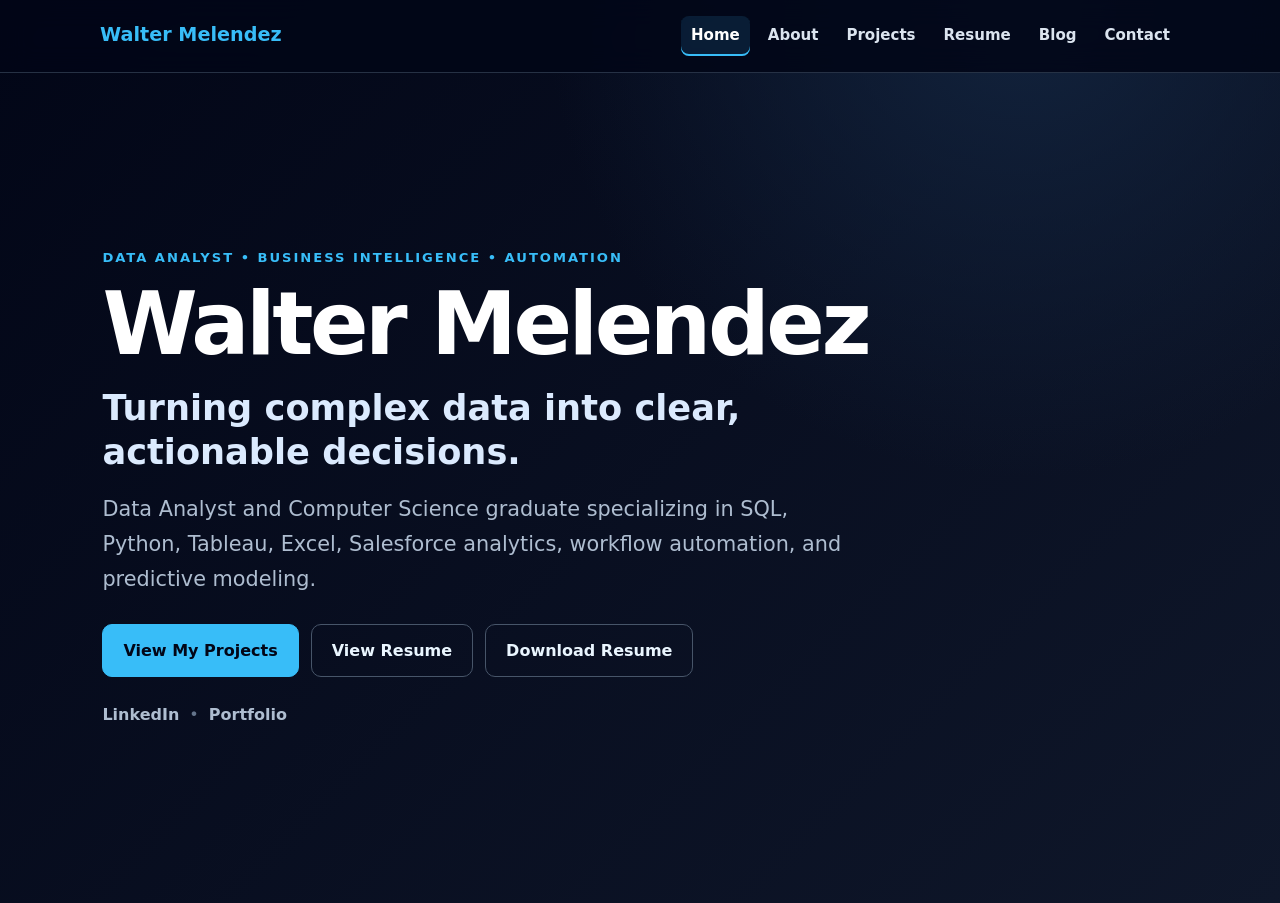
<file: index.html>
<!DOCTYPE html>
<html lang="en">
<head>
  <meta charset="UTF-8" />
  <meta name="viewport" content="width=device-width, initial-scale=1.0" />
  <meta
    name="description"
    content="Walter Melendez - Data Analyst specializing in SQL, Python, Tableau, business intelligence, automation, and operational analytics."
  />
  <title>Walter Melendez | Data Analyst Portfolio</title>
  <link rel="stylesheet" href="style.css" />
</head>

<body>

  <nav aria-label="Primary navigation">
    <a class="brand" href="index.html">Walter Melendez</a>
    <div class="nav-links">
      <a href="index.html" class="active">Home</a>
      <a href="about.html">About</a>
      <a href="projects.html">Projects</a>
      <a href="resume.html">Resume</a>
      <a href="blog.html">Blog</a>
      <a href="contact.html">Contact</a>
    </div>
  </nav>

  <main class="hero">

    <p class="hero-label">DATA ANALYST • BUSINESS INTELLIGENCE • AUTOMATION</p>

    <h1>Walter Melendez</h1>

    <h2>Turning complex data into clear, actionable decisions.</h2>

    <p class="hero-description">
      Data Analyst and Computer Science graduate specializing in
      SQL, Python, Tableau, Excel, Salesforce analytics, workflow
      automation, and predictive modeling.
    </p>

    <div class="hero-buttons">
      <a class="button" href="projects.html">
        View My Projects
      </a>

      <a class="button button-secondary" href="resume.html">
        View Resume
      </a>

      <a
        class="button button-secondary"
        href="Walter_Melendez_Data_Analyst_Resume.pdf"
        download
      >
        Download Resume
      </a>
    </div>

    <div class="professional-links">
      <a
        href="https://www.linkedin.com/in/wmelendez-swe/"
        target="_blank"
        rel="noopener noreferrer"
      >
        LinkedIn
      </a>

      <span>•</span>

      <a
        href="https://wmelendez1.github.io/"
        target="_blank"
        rel="noopener noreferrer"
      >
        Portfolio
      </a>
    </div>

  </main>

</body>
</html>
</file>
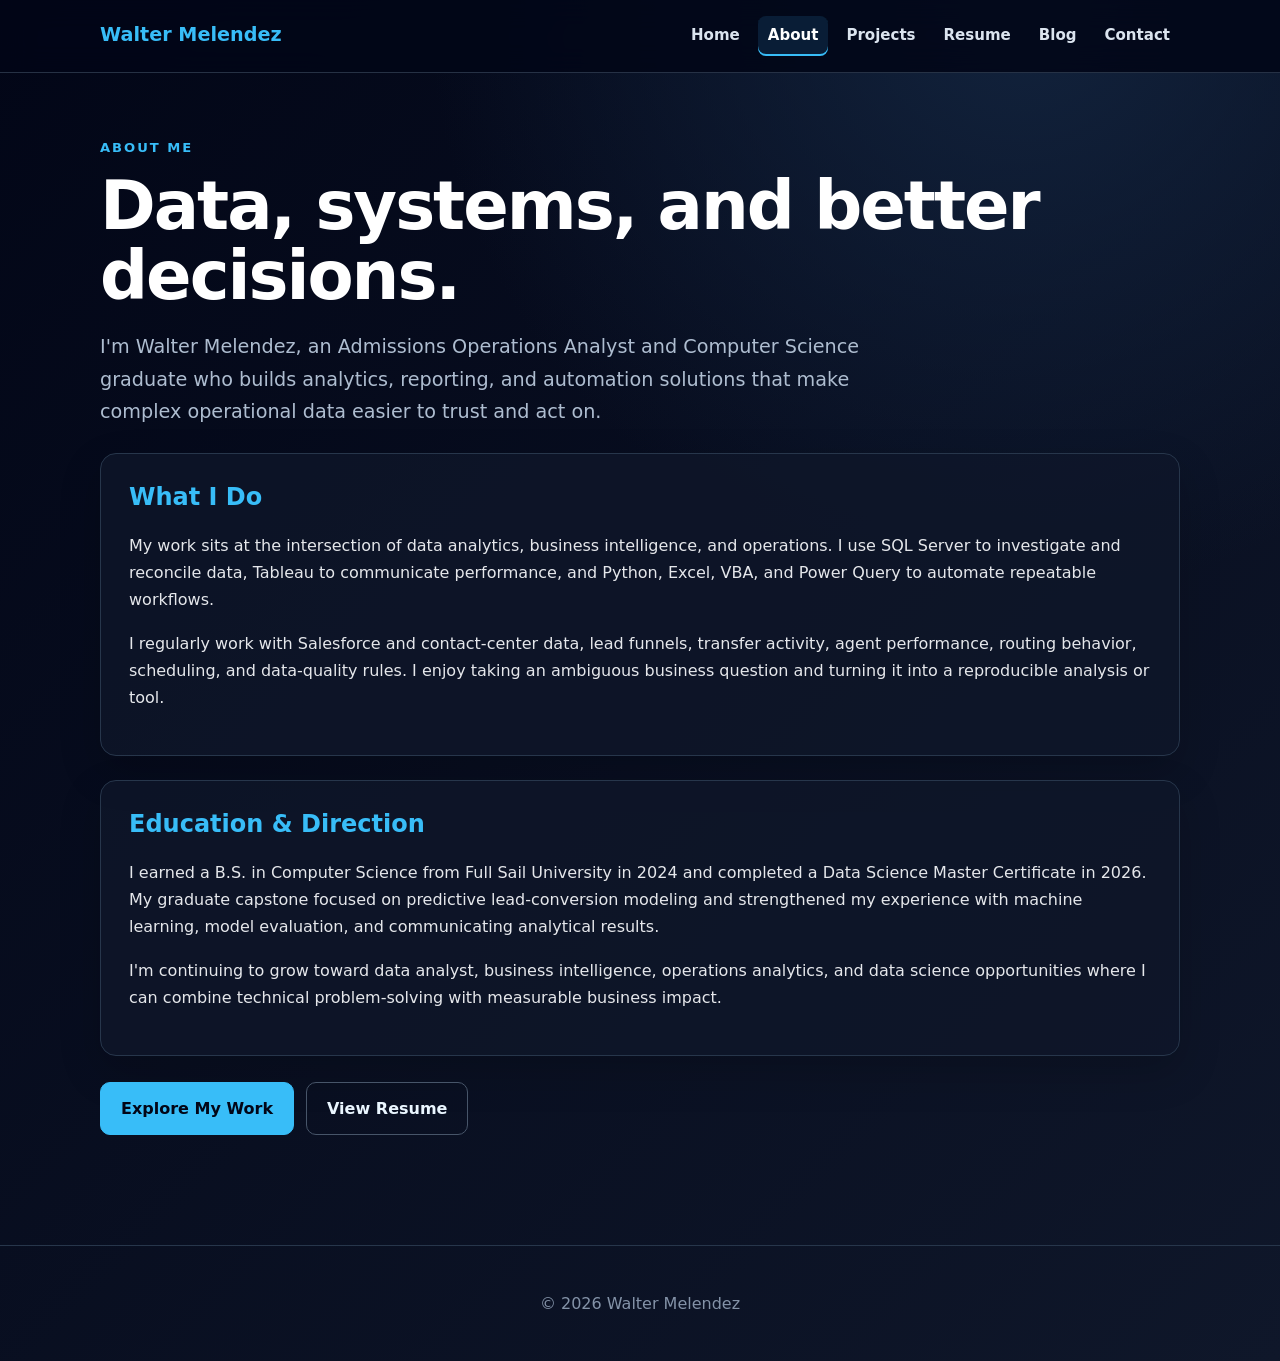
<file: about.html>
<!DOCTYPE html>
<html lang="en">
<head>
  <meta charset="UTF-8" />
  <meta name="viewport" content="width=device-width, initial-scale=1.0" />
  <meta name="description" content="Learn about Walter Melendez, a Data Analyst with a Computer Science background focused on SQL, Python, Tableau, automation, and business intelligence." />
  <title>About | Walter Melendez</title>
  <link rel="stylesheet" href="style.css" />
</head>
<body>
  <nav aria-label="Primary navigation">
    <a class="brand" href="index.html">Walter Melendez</a>
    <div class="nav-links">
      <a href="index.html">Home</a><a href="about.html" class="active">About</a><a href="projects.html">Projects</a><a href="resume.html">Resume</a><a href="blog.html">Blog</a><a href="contact.html">Contact</a>
    </div>
  </nav>
  <main class="container page-intro">
    <p class="eyebrow">ABOUT ME</p>
    <h1>Data, systems, and better decisions.</h1>
    <p class="lead">I'm Walter Melendez, an Admissions Operations Analyst and Computer Science graduate who builds analytics, reporting, and automation solutions that make complex operational data easier to trust and act on.</p>
    <section class="card">
      <h2>What I Do</h2>
      <p>My work sits at the intersection of data analytics, business intelligence, and operations. I use SQL Server to investigate and reconcile data, Tableau to communicate performance, and Python, Excel, VBA, and Power Query to automate repeatable workflows.</p>
      <p>I regularly work with Salesforce and contact-center data, lead funnels, transfer activity, agent performance, routing behavior, scheduling, and data-quality rules. I enjoy taking an ambiguous business question and turning it into a reproducible analysis or tool.</p>
    </section>
    <section class="card">
      <h2>Education & Direction</h2>
      <p>I earned a B.S. in Computer Science from Full Sail University in 2024 and completed a Data Science Master Certificate in 2026. My graduate capstone focused on predictive lead-conversion modeling and strengthened my experience with machine learning, model evaluation, and communicating analytical results.</p>
      <p>I'm continuing to grow toward data analyst, business intelligence, operations analytics, and data science opportunities where I can combine technical problem-solving with measurable business impact.</p>
    </section>
    <div class="cta-row"><a class="button" href="projects.html">Explore My Work</a><a class="button button-secondary" href="resume.html">View Resume</a></div>
  </main>
  <footer><p>© 2026 Walter Melendez</p></footer>
</body>
</html>
</file>
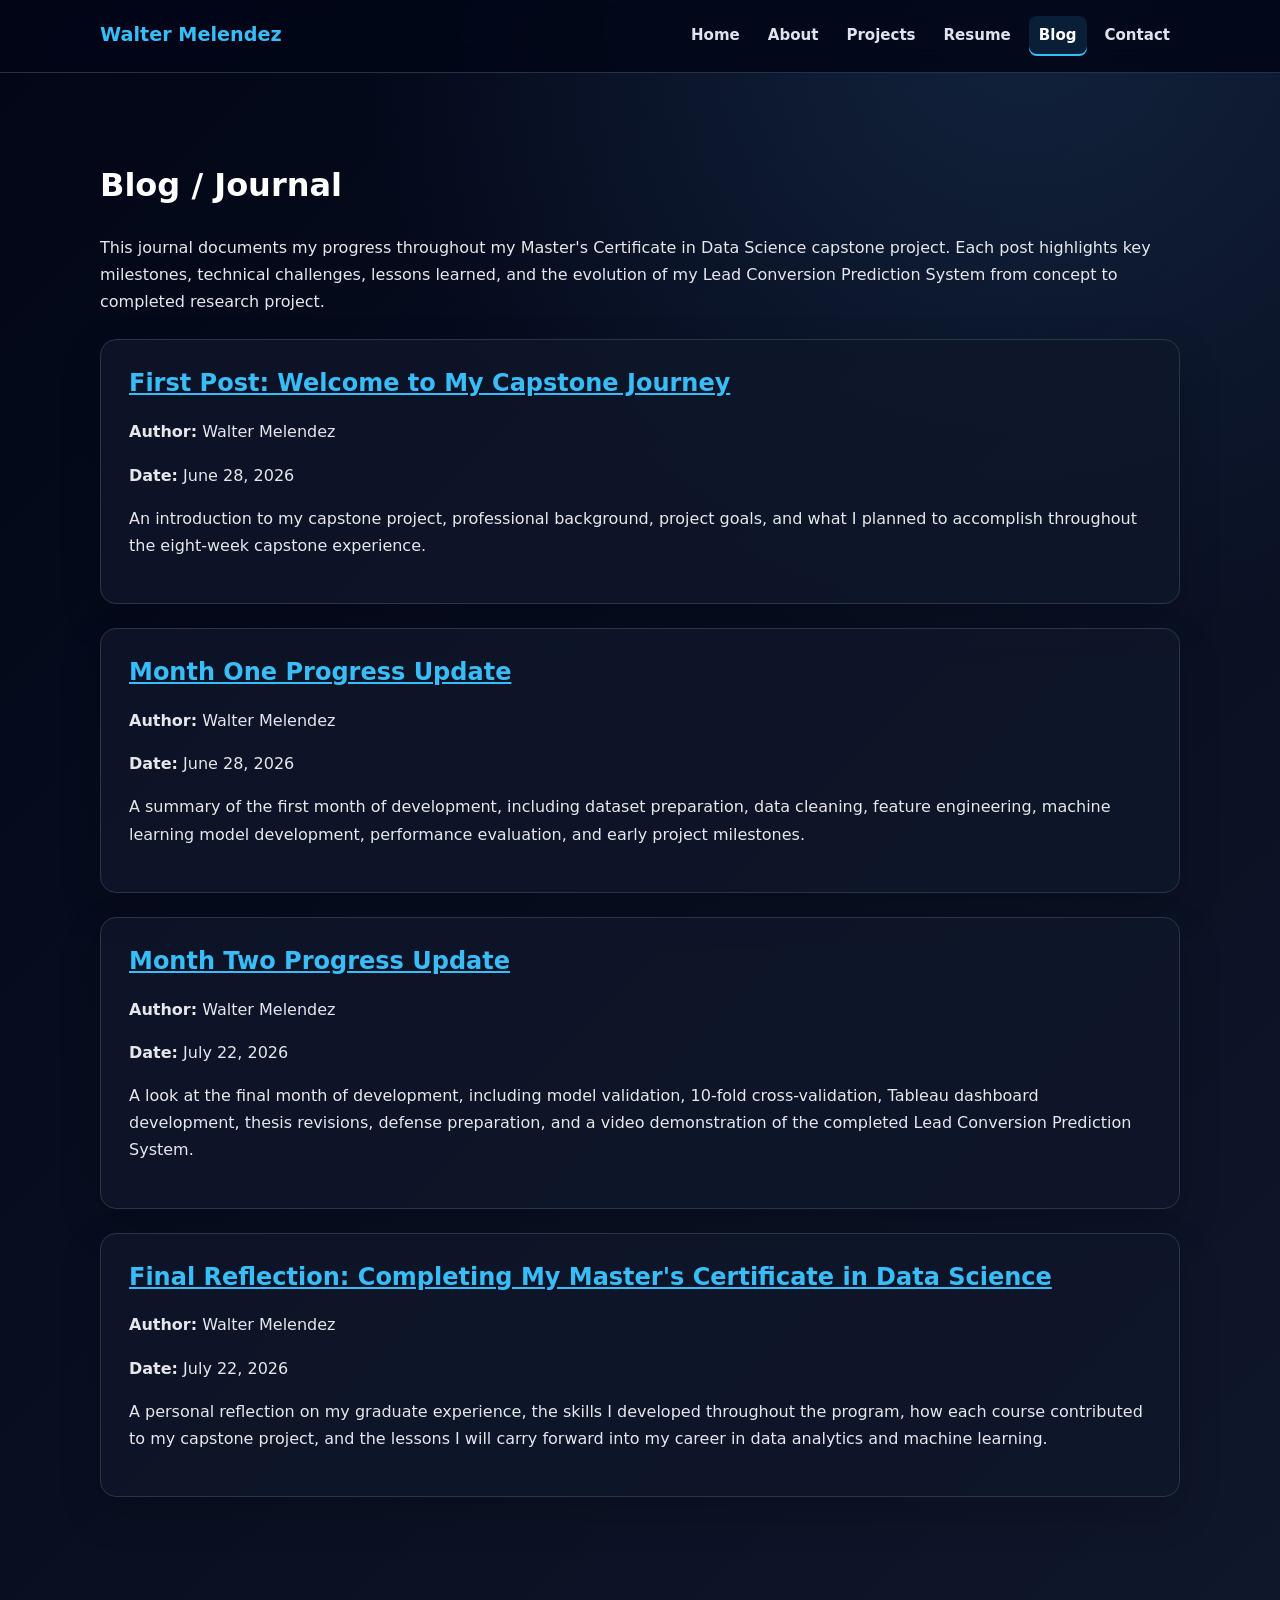
<file: blog.html>
<!DOCTYPE html>
<html lang="en">
<head>
  <meta charset="UTF-8" />
  <meta name="viewport" content="width=device-width, initial-scale=1.0" />
  <meta
    name="description"
    content="Follow my Master's Certificate in Data Science capstone journey through project updates, technical milestones, and reflections."
  />
  <title>Blog | Walter Melendez</title>
  <link rel="stylesheet" href="style.css" />
</head>

<body>

  <nav aria-label="Primary navigation">
    <a class="brand" href="index.html">Walter Melendez</a>
    <div class="nav-links">
      <a href="index.html">Home</a>
      <a href="about.html">About</a>
      <a href="projects.html">Projects</a>
      <a href="resume.html">Resume</a>
      <a href="blog.html" class="active">Blog</a>
      <a href="contact.html">Contact</a>
    </div>
  </nav>

  <main class="container">

    <h1>Blog / Journal</h1>

    <p>
      This journal documents my progress throughout my Master's Certificate in
      Data Science capstone project. Each post highlights key milestones,
      technical challenges, lessons learned, and the evolution of my Lead
      Conversion Prediction System from concept to completed research project.
    </p>

    <!-- First Post -->

    <section class="card">
      <h2>
        <a href="blog/first-post.html">
          First Post: Welcome to My Capstone Journey
        </a>
      </h2>

      <p><strong>Author:</strong> Walter Melendez</p>
      <p><strong>Date:</strong> June 28, 2026</p>

      <p>
        An introduction to my capstone project, professional background,
        project goals, and what I planned to accomplish throughout the
        eight-week capstone experience.
      </p>
    </section>

    <!-- Month One -->

    <section class="card">
      <h2>
        <a href="blog/month-one.html">
          Month One Progress Update
        </a>
      </h2>

      <p><strong>Author:</strong> Walter Melendez</p>
      <p><strong>Date:</strong> June 28, 2026</p>

      <p>
        A summary of the first month of development, including dataset
        preparation, data cleaning, feature engineering, machine learning model
        development, performance evaluation, and early project milestones.
      </p>
    </section>

    <!-- Month Two -->

    <section class="card">
      <h2>
        <a href="blog/month-two.html">
          Month Two Progress Update
        </a>
      </h2>

      <p><strong>Author:</strong> Walter Melendez</p>
      <p><strong>Date:</strong> July 22, 2026</p>

      <p>
        A look at the final month of development, including model validation,
        10-fold cross-validation, Tableau dashboard development, thesis
        revisions, defense preparation, and a video demonstration of the
        completed Lead Conversion Prediction System.
      </p>
    </section>

    <!-- Final Reflection -->

    <section class="card">
      <h2>
        <a href="blog/final-reflection.html">
          Final Reflection: Completing My Master's Certificate in Data Science
        </a>
      </h2>

      <p><strong>Author:</strong> Walter Melendez</p>
      <p><strong>Date:</strong> July 22, 2026</p>

      <p>
        A personal reflection on my graduate experience, the skills I
        developed throughout the program, how each course contributed to my
        capstone project, and the lessons I will carry forward into my career
        in data analytics and machine learning.
      </p>
    </section>

  </main>

</body>
</html>
</file>
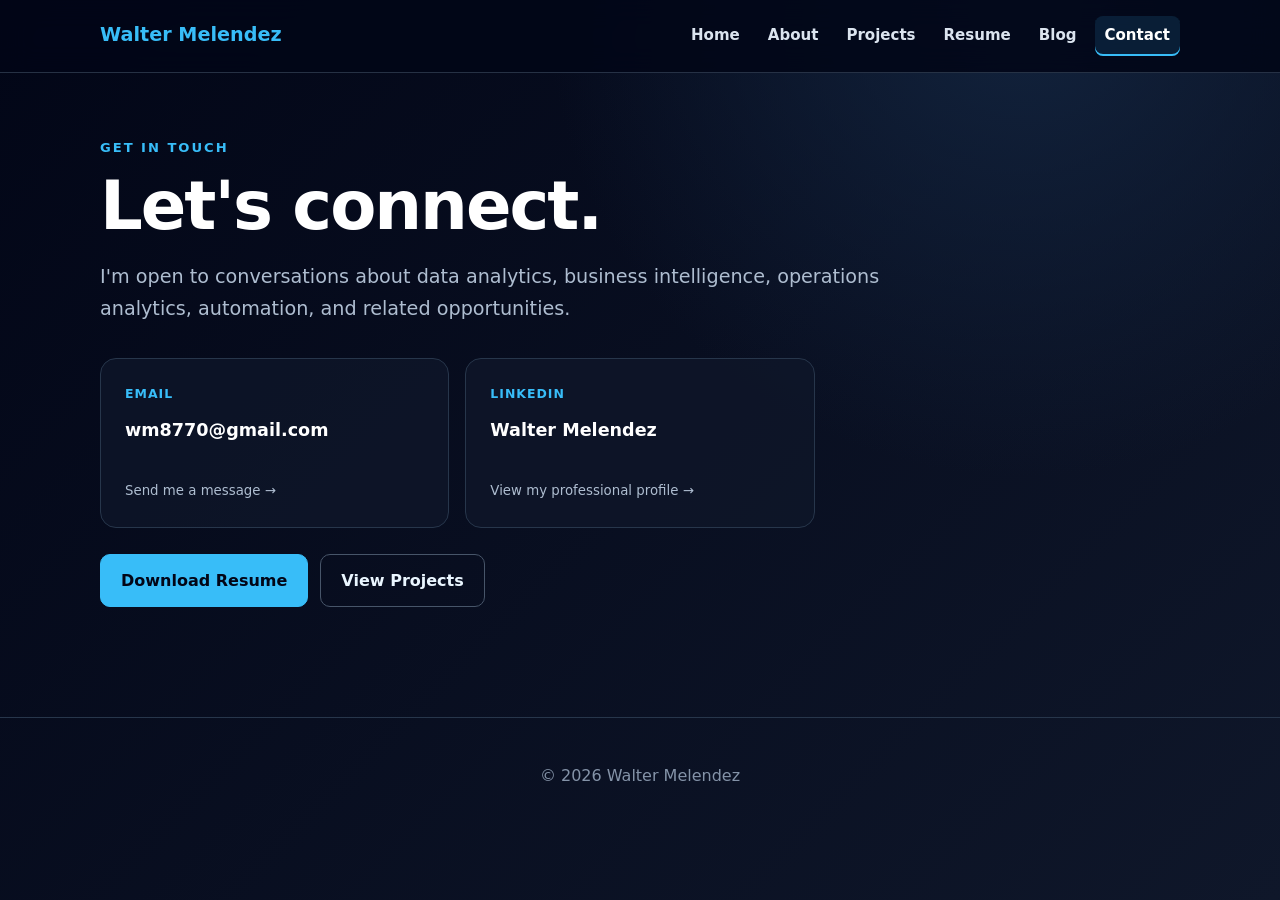
<file: contact.html>
<!DOCTYPE html>
<html lang="en">
<head>
  <meta charset="UTF-8" />
  <meta name="viewport" content="width=device-width, initial-scale=1.0" />

  <meta
    name="description"
    content="Contact Walter Melendez for data analytics, business intelligence, and operations analytics opportunities."
  />

  <title>Contact | Walter Melendez</title>

  <link rel="stylesheet" href="style.css" />
</head>

<body>

  <nav aria-label="Primary navigation">
    <a class="brand" href="index.html">Walter Melendez</a>

    <div class="nav-links">
      <a href="index.html">Home</a>
      <a href="about.html">About</a>
      <a href="projects.html">Projects</a>
      <a href="resume.html">Resume</a>
      <a href="blog.html">Blog</a>
      <a href="contact.html" class="active">Contact</a>
    </div>
  </nav>

  <main class="container page-intro">

    <p class="eyebrow">GET IN TOUCH</p>

    <h1>Let's connect.</h1>

    <p class="lead">
      I'm open to conversations about data analytics,
      business intelligence, operations analytics,
      automation, and related opportunities.
    </p>


    <div class="contact-grid">

      <!-- EMAIL -->
      <a
        class="contact-card"
        href="mailto:wm8770@gmail.com"
      >
        <span>Email</span>

        <strong>
          wm8770@gmail.com
        </strong>

        <small>
          Send me a message →
        </small>
      </a>


      <!-- LINKEDIN -->
      <a
        class="contact-card"
        href="https://www.linkedin.com/in/wmelendez-swe/"
        target="_blank"
        rel="noopener noreferrer"
      >
        <span>LinkedIn</span>

        <strong>
          Walter Melendez
        </strong>

        <small>
          View my professional profile →
        </small>
      </a>

    </div>


    <div class="cta-row">

      <a
        class="button"
        href="Walter_Melendez_Data_Analyst_Resume.pdf"
        download
      >
        Download Resume
      </a>

      <a
        class="button button-secondary"
        href="projects.html"
      >
        View Projects
      </a>

    </div>

  </main>


  <footer>
    <p>© 2026 Walter Melendez</p>
  </footer>

</body>
</html>
</file>
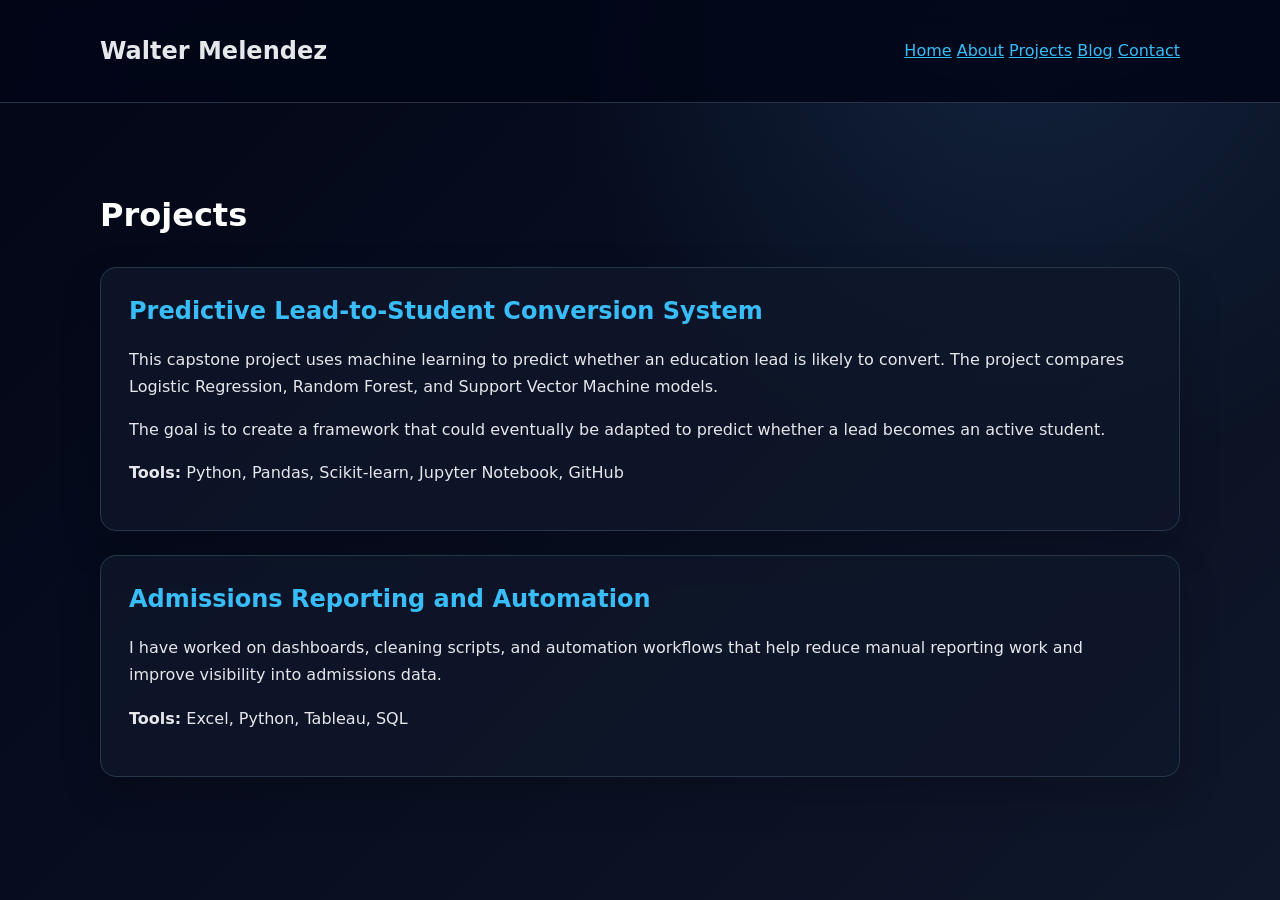
<file: Projects.html>
<!DOCTYPE html>
<html lang="en">
<head>
  <meta charset="UTF-8" />
  <meta name="viewport" content="width=device-width, initial-scale=1.0" />
  <title>Projects | Walter Melendez</title>
  <link rel="stylesheet" href="style.css" />
</head>
<body>
  <nav>
    <h2>Walter Melendez</h2>
    <div>
      <a href="index.html">Home</a>
      <a href="about.html">About</a>
      <a href="projects.html">Projects</a>
      <a href="blog.html">Blog</a>
      <a href="contact.html">Contact</a>
    </div>
  </nav>

  <main class="container">
    <h1>Projects</h1>

    <section class="card">
      <h2>Predictive Lead-to-Student Conversion System</h2>
      <p>
        This capstone project uses machine learning to predict whether an education lead is likely to convert. The project compares Logistic Regression, Random Forest, and Support Vector Machine models.
      </p>
      <p>
        The goal is to create a framework that could eventually be adapted to predict whether a lead becomes an active student.
      </p>
      <p><strong>Tools:</strong> Python, Pandas, Scikit-learn, Jupyter Notebook, GitHub</p>
    </section>

    <section class="card">
      <h2>Admissions Reporting and Automation</h2>
      <p>
        I have worked on dashboards, cleaning scripts, and automation workflows that help reduce manual reporting work and improve visibility into admissions data.
      </p>
      <p><strong>Tools:</strong> Excel, Python, Tableau, SQL</p>
    </section>
  </main>
</body>
</html>
</file>
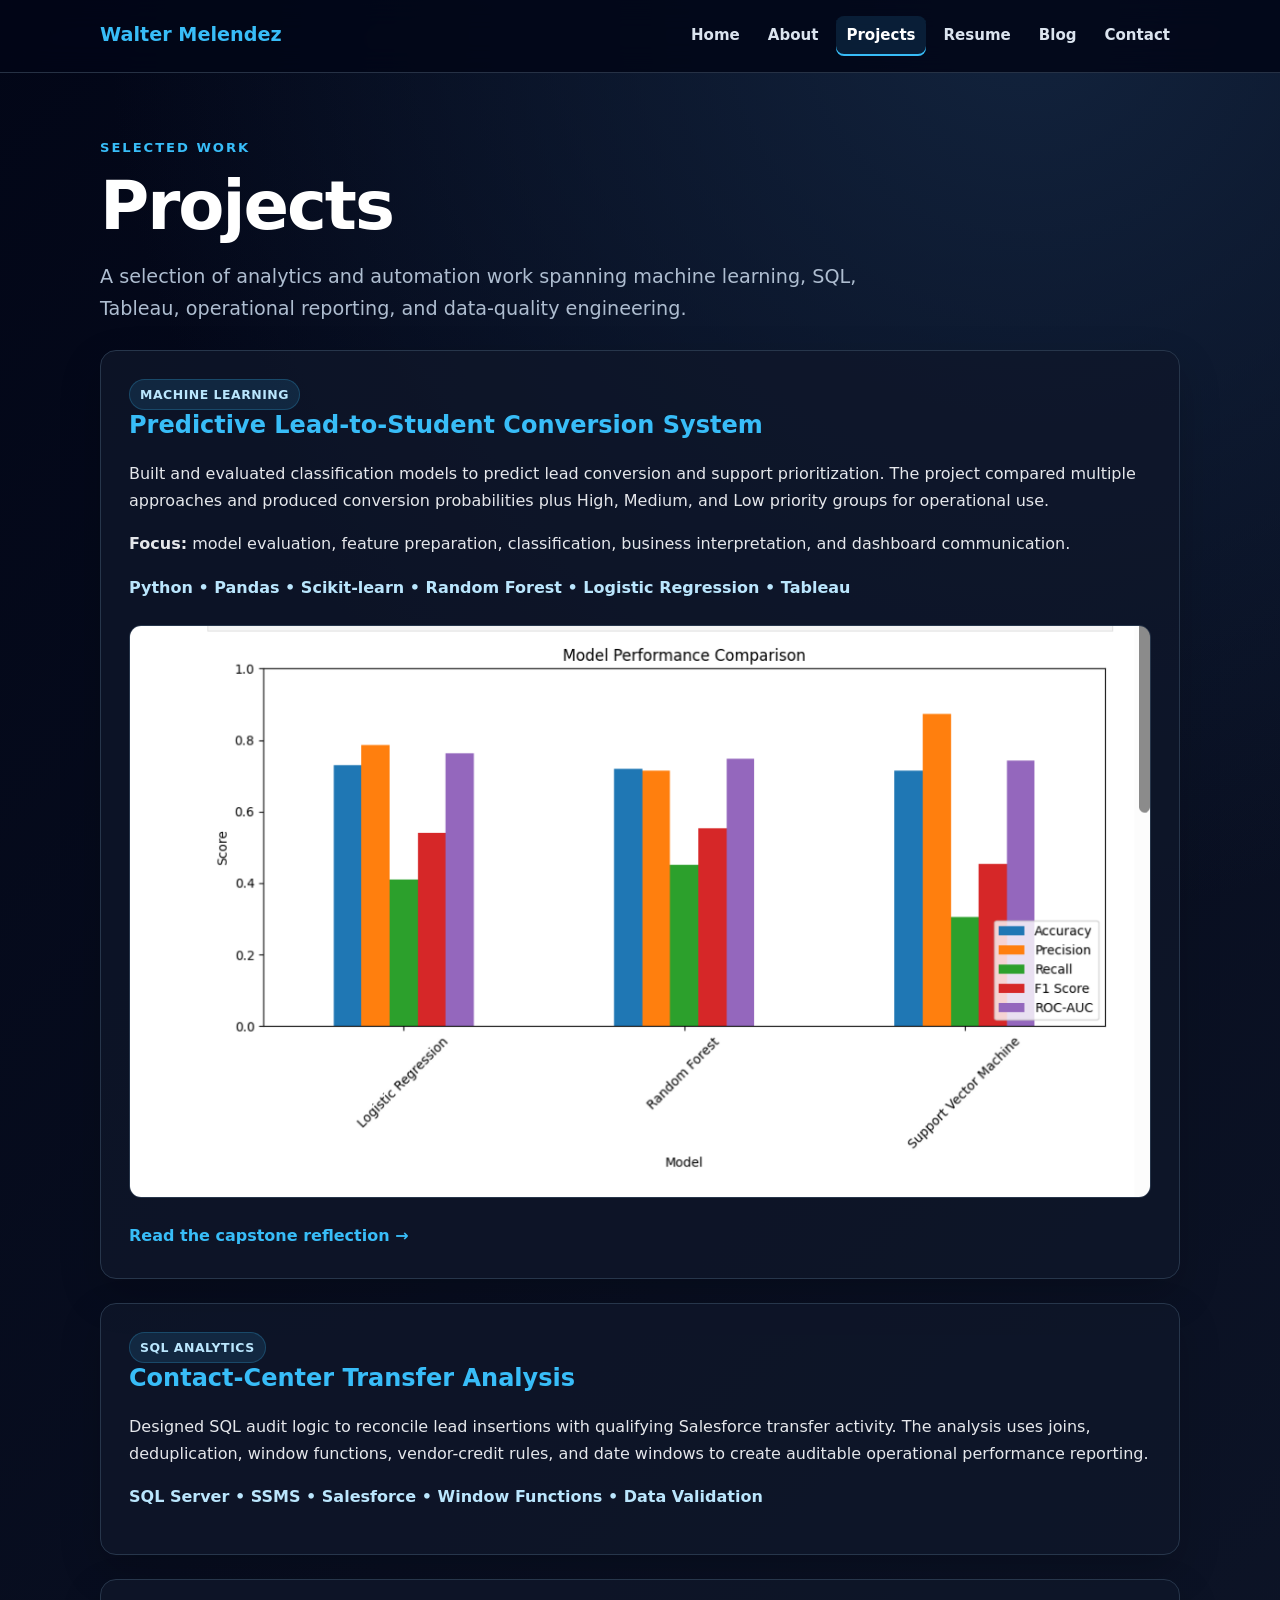
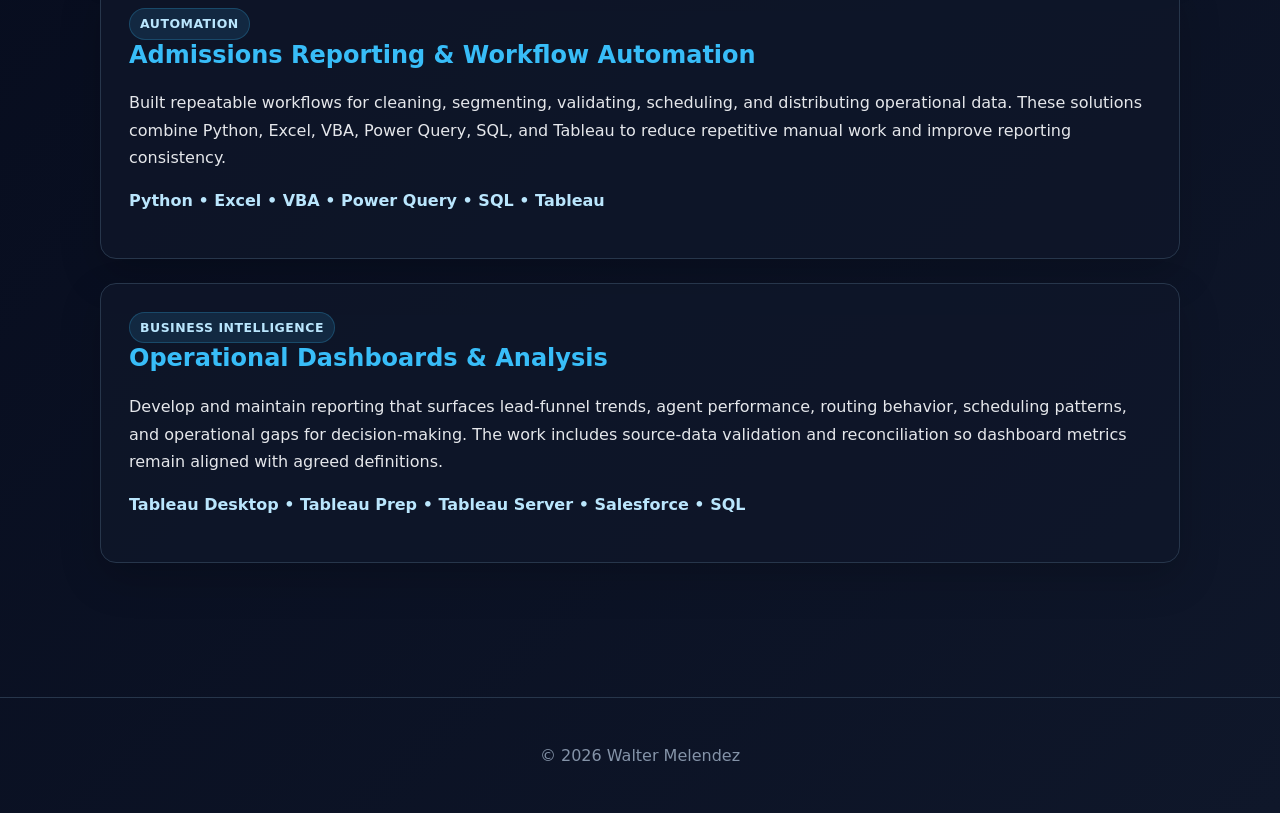
<file: projects.html>
<!DOCTYPE html>
<html lang="en">
<head>
  <meta charset="UTF-8" />
  <meta name="viewport" content="width=device-width, initial-scale=1.0" />
  <meta name="description" content="Data analytics, machine learning, SQL, Tableau, and automation projects by Walter Melendez." />
  <title>Projects | Walter Melendez</title>
  <link rel="stylesheet" href="style.css" />
</head>
<body>
  <nav aria-label="Primary navigation"><a class="brand" href="index.html">Walter Melendez</a><div class="nav-links"><a href="index.html">Home</a><a href="about.html">About</a><a href="projects.html" class="active">Projects</a><a href="resume.html">Resume</a><a href="blog.html">Blog</a><a href="contact.html">Contact</a></div></nav>
  <main class="container page-intro">
    <p class="eyebrow">SELECTED WORK</p><h1>Projects</h1>
    <p class="lead">A selection of analytics and automation work spanning machine learning, SQL, Tableau, operational reporting, and data-quality engineering.</p>
    <section class="card featured-project"><span class="tag">Machine Learning</span><h2>Predictive Lead-to-Student Conversion System</h2><p>Built and evaluated classification models to predict lead conversion and support prioritization. The project compared multiple approaches and produced conversion probabilities plus High, Medium, and Low priority groups for operational use.</p><p><strong>Focus:</strong> model evaluation, feature preparation, classification, business interpretation, and dashboard communication.</p><p class="project-tech">Python • Pandas • Scikit-learn • Random Forest • Logistic Regression • Tableau</p><div class="project-media"><img src="images/model_results.png" alt="Lead conversion model evaluation results" loading="lazy" /></div><a class="text-link" href="blog/final-reflection.html">Read the capstone reflection →</a></section>
    <section class="card"><span class="tag">SQL Analytics</span><h2>Contact-Center Transfer Analysis</h2><p>Designed SQL audit logic to reconcile lead insertions with qualifying Salesforce transfer activity. The analysis uses joins, deduplication, window functions, vendor-credit rules, and date windows to create auditable operational performance reporting.</p><p class="project-tech">SQL Server • SSMS • Salesforce • Window Functions • Data Validation</p></section>
    <section class="card"><span class="tag">Automation</span><h2>Admissions Reporting & Workflow Automation</h2><p>Built repeatable workflows for cleaning, segmenting, validating, scheduling, and distributing operational data. These solutions combine Python, Excel, VBA, Power Query, SQL, and Tableau to reduce repetitive manual work and improve reporting consistency.</p><p class="project-tech">Python • Excel • VBA • Power Query • SQL • Tableau</p></section>
    <section class="card"><span class="tag">Business Intelligence</span><h2>Operational Dashboards & Analysis</h2><p>Develop and maintain reporting that surfaces lead-funnel trends, agent performance, routing behavior, scheduling patterns, and operational gaps for decision-making. The work includes source-data validation and reconciliation so dashboard metrics remain aligned with agreed definitions.</p><p class="project-tech">Tableau Desktop • Tableau Prep • Tableau Server • Salesforce • SQL</p></section>
  </main><footer><p>© 2026 Walter Melendez</p></footer>
</body></html>
</file>
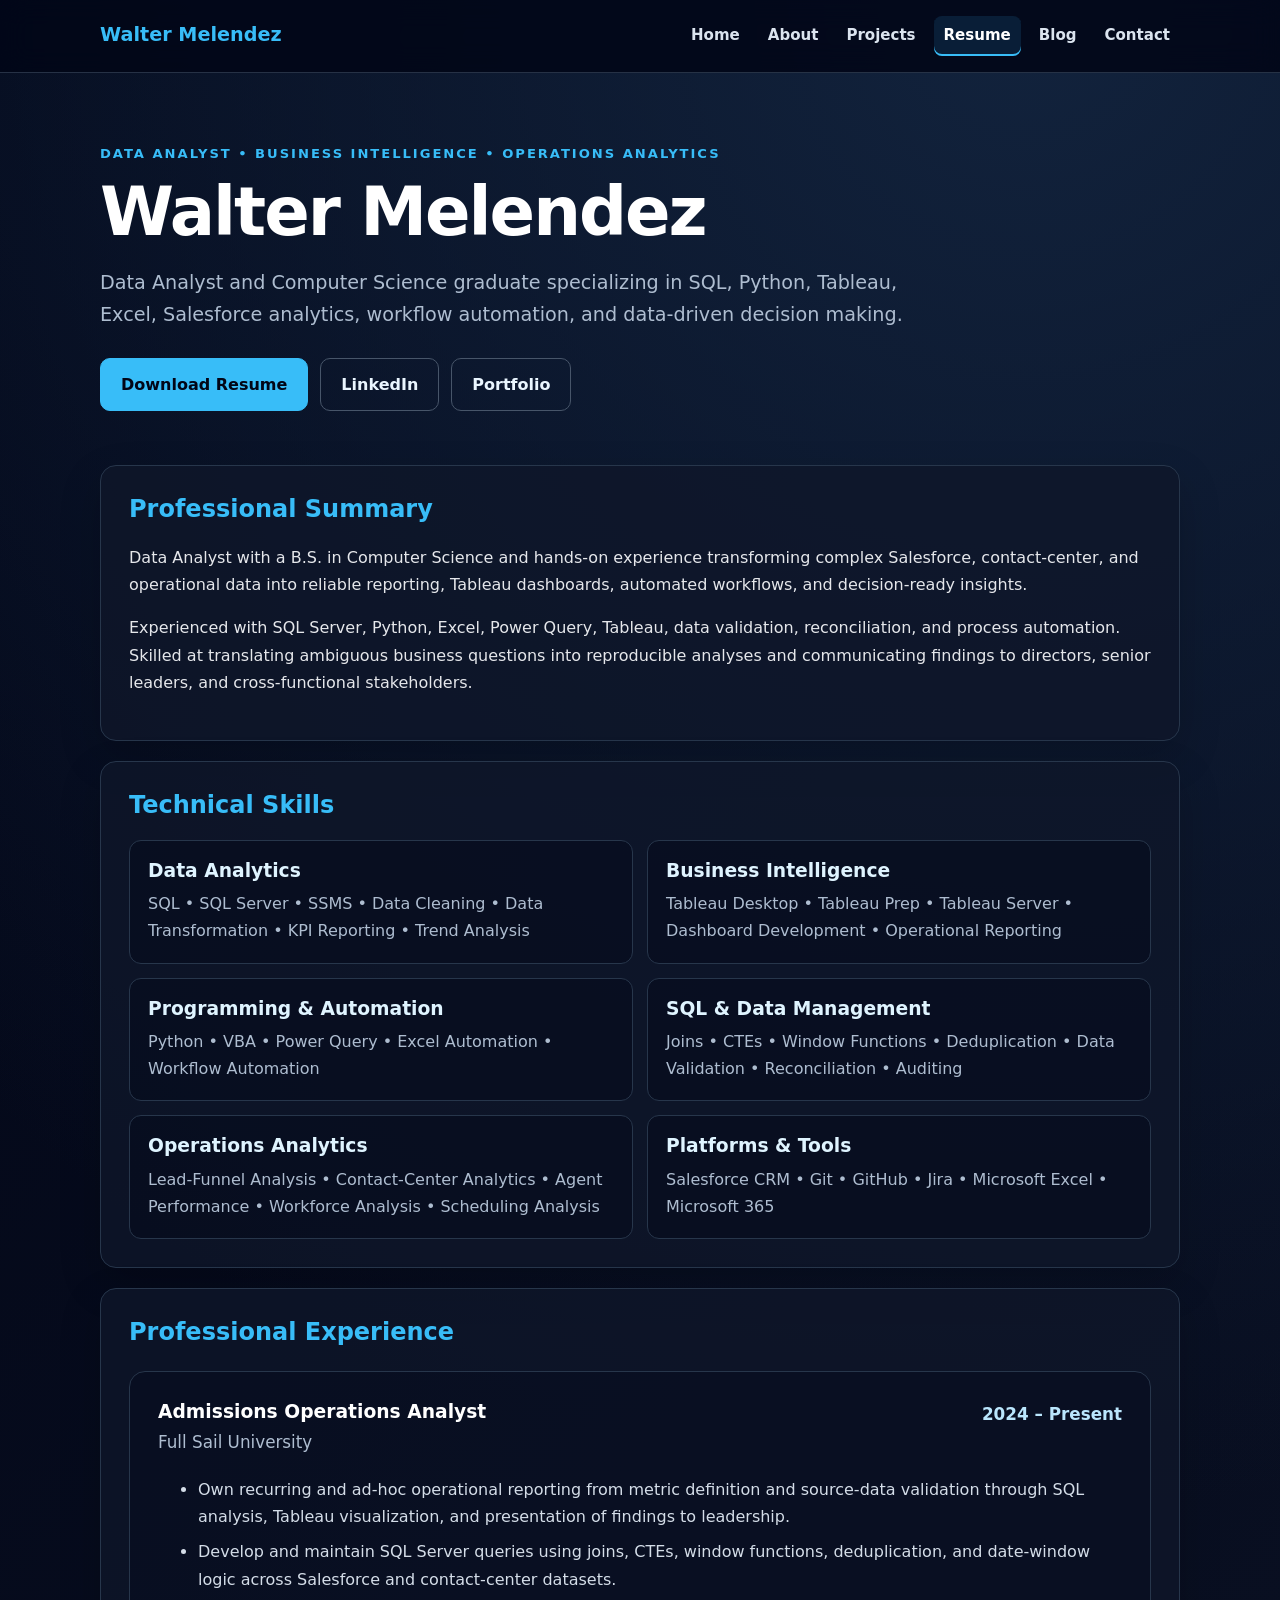
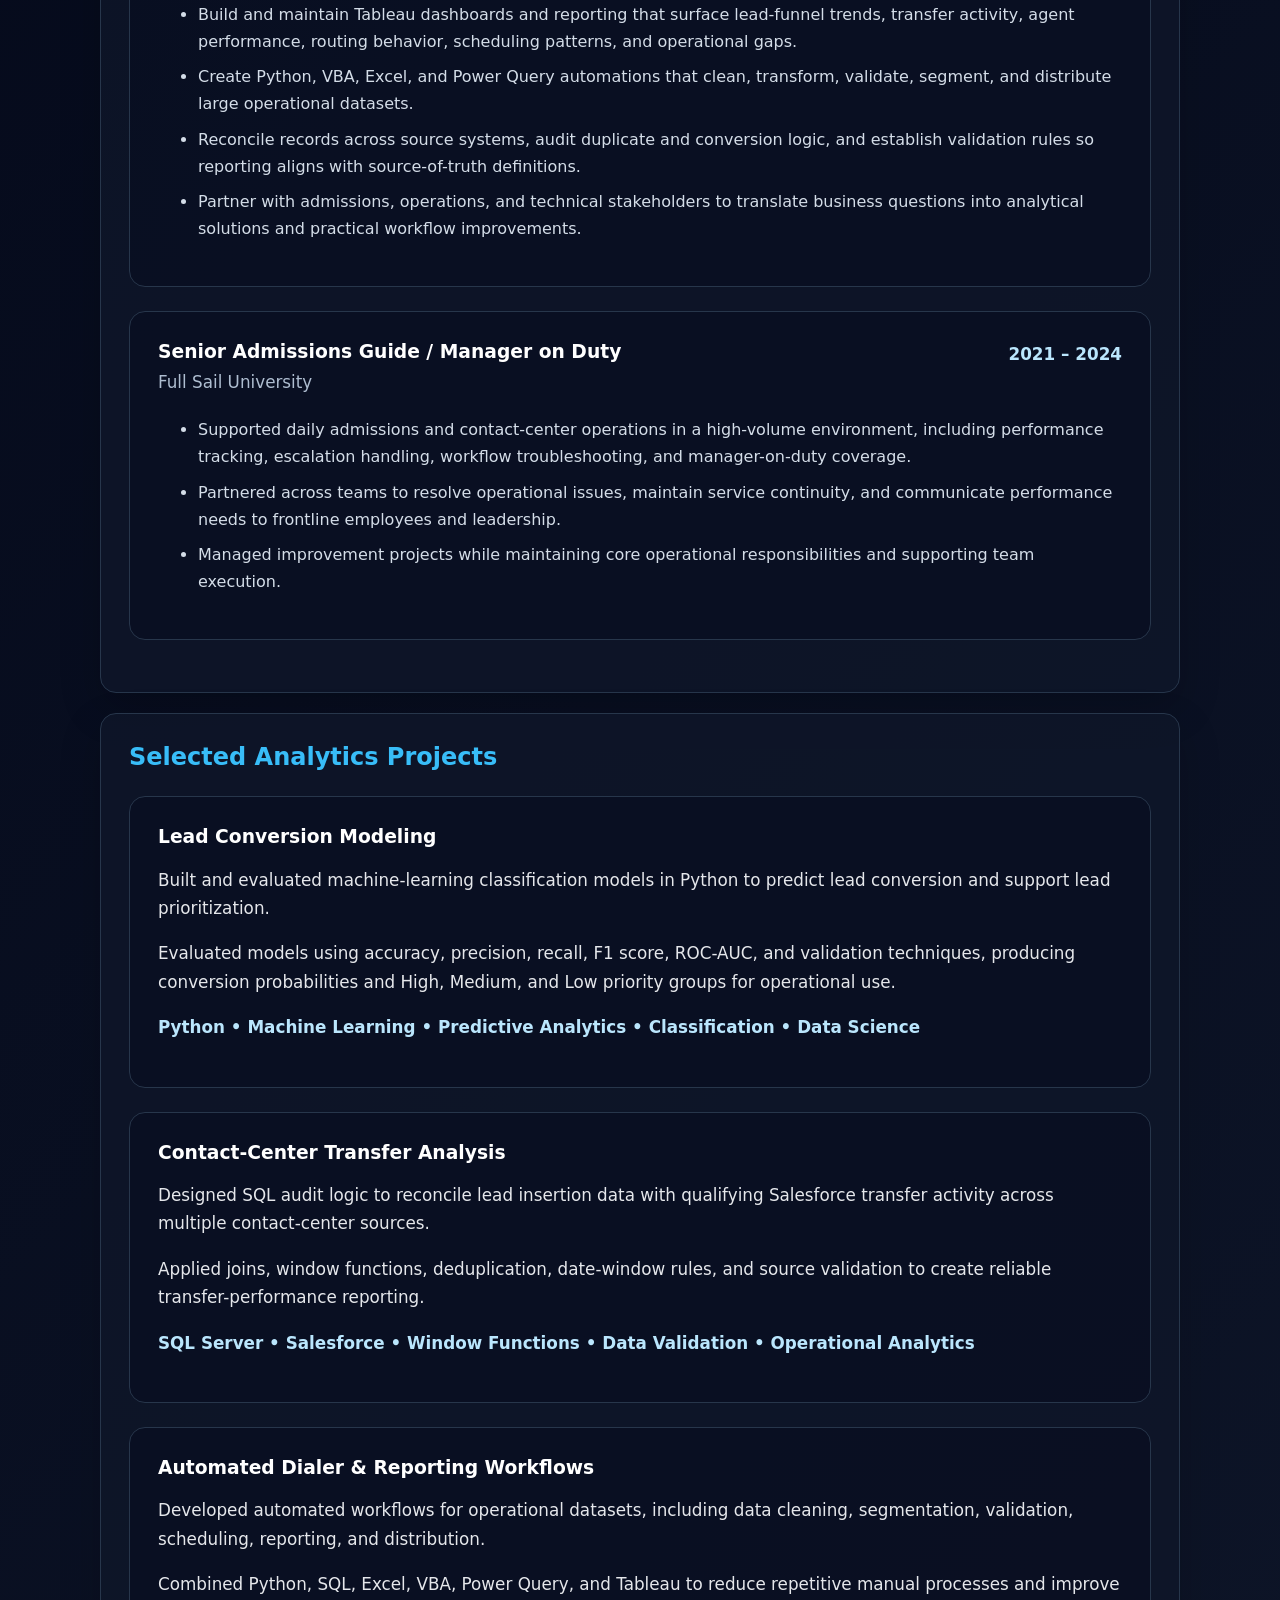
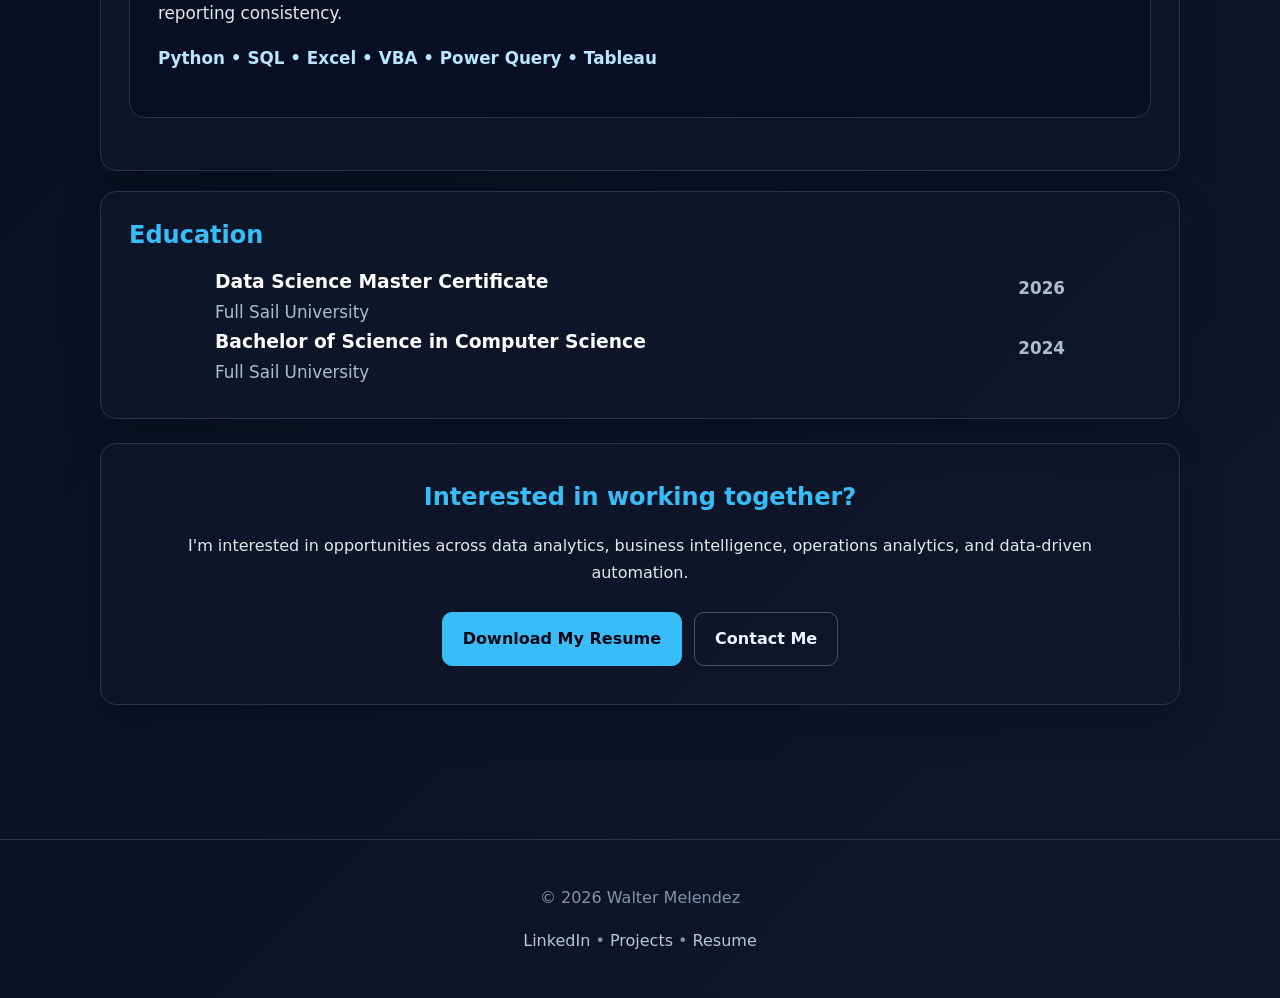
<file: resume.html>
<!DOCTYPE html>
<html lang="en">
<head>
  <meta charset="UTF-8" />
  <meta name="viewport" content="width=device-width, initial-scale=1.0" />

  <meta
    name="description"
    content="Resume of Walter Melendez, Data Analyst specializing in SQL, Python, Tableau, business intelligence, operational analytics, automation, and data science."
  />

  <title>Resume | Walter Melendez</title>

  <link rel="stylesheet" href="style.css" />
</head>

<body>

  <!-- NAVIGATION -->
  <nav aria-label="Primary navigation">
    <a class="brand" href="index.html">Walter Melendez</a>
    <div class="nav-links">
      <a href="index.html">Home</a>
      <a href="about.html">About</a>
      <a href="projects.html">Projects</a>
      <a href="resume.html" class="active">Resume</a>
      <a href="blog.html">Blog</a>
      <a href="contact.html">Contact</a>
    </div>
  </nav>


  <!-- RESUME HEADER -->
  <header class="resume-hero">

    <p class="resume-label">
      DATA ANALYST • BUSINESS INTELLIGENCE • OPERATIONS ANALYTICS
    </p>

    <h1>Walter Melendez</h1>

    <p class="resume-intro">
      Data Analyst and Computer Science graduate specializing in
      SQL, Python, Tableau, Excel, Salesforce analytics,
      workflow automation, and data-driven decision making.
    </p>

    <div class="resume-actions">

      <a
        class="button"
        href="Walter_Melendez_Data_Analyst_Resume.pdf"
        download
      >
        Download Resume
      </a>

      <a
        class="button button-secondary"
        href="https://www.linkedin.com/in/wmelendez-swe/"
        target="_blank"
        rel="noopener noreferrer"
      >
        LinkedIn
      </a>

      <a
        class="button button-secondary"
        href="https://wmelendez1.github.io/"
        target="_blank"
        rel="noopener noreferrer"
      >
        Portfolio
      </a>

    </div>

  </header>


  <!-- RESUME CONTENT -->
  <main class="resume-container">


    <!-- PROFESSIONAL SUMMARY -->
    <section class="resume-section">

      <h2>Professional Summary</h2>

      <p>
        Data Analyst with a B.S. in Computer Science and hands-on
        experience transforming complex Salesforce, contact-center,
        and operational data into reliable reporting, Tableau dashboards,
        automated workflows, and decision-ready insights.
      </p>

      <p>
        Experienced with SQL Server, Python, Excel, Power Query,
        Tableau, data validation, reconciliation, and process automation.
        Skilled at translating ambiguous business questions into
        reproducible analyses and communicating findings to directors,
        senior leaders, and cross-functional stakeholders.
      </p>

    </section>


    <!-- TECHNICAL SKILLS -->
    <section class="resume-section">

      <h2>Technical Skills</h2>

      <div class="skills-grid">

        <div class="skill-card">
          <h3>Data Analytics</h3>
          <p>
            SQL • SQL Server • SSMS • Data Cleaning •
            Data Transformation • KPI Reporting • Trend Analysis
          </p>
        </div>

        <div class="skill-card">
          <h3>Business Intelligence</h3>
          <p>
            Tableau Desktop • Tableau Prep • Tableau Server •
            Dashboard Development • Operational Reporting
          </p>
        </div>

        <div class="skill-card">
          <h3>Programming & Automation</h3>
          <p>
            Python • VBA • Power Query • Excel Automation •
            Workflow Automation
          </p>
        </div>

        <div class="skill-card">
          <h3>SQL & Data Management</h3>
          <p>
            Joins • CTEs • Window Functions • Deduplication •
            Data Validation • Reconciliation • Auditing
          </p>
        </div>

        <div class="skill-card">
          <h3>Operations Analytics</h3>
          <p>
            Lead-Funnel Analysis • Contact-Center Analytics •
            Agent Performance • Workforce Analysis •
            Scheduling Analysis
          </p>
        </div>

        <div class="skill-card">
          <h3>Platforms & Tools</h3>
          <p>
            Salesforce CRM • Git • GitHub • Jira •
            Microsoft Excel • Microsoft 365
          </p>
        </div>

      </div>

    </section>


    <!-- EXPERIENCE -->
    <section class="resume-section">

      <h2>Professional Experience</h2>


      <!-- CURRENT ROLE -->
      <article class="experience">

        <div class="experience-header">

          <div>
            <h3>Admissions Operations Analyst</h3>
            <p class="company">Full Sail University</p>
          </div>

          <p class="date">2024 – Present</p>

        </div>

        <ul>

          <li>
            Own recurring and ad-hoc operational reporting from
            metric definition and source-data validation through
            SQL analysis, Tableau visualization, and presentation
            of findings to leadership.
          </li>

          <li>
            Develop and maintain SQL Server queries using joins,
            CTEs, window functions, deduplication, and date-window
            logic across Salesforce and contact-center datasets.
          </li>

          <li>
            Build and maintain Tableau dashboards and reporting
            that surface lead-funnel trends, transfer activity,
            agent performance, routing behavior, scheduling patterns,
            and operational gaps.
          </li>

          <li>
            Create Python, VBA, Excel, and Power Query automations
            that clean, transform, validate, segment, and distribute
            large operational datasets.
          </li>

          <li>
            Reconcile records across source systems, audit duplicate
            and conversion logic, and establish validation rules so
            reporting aligns with source-of-truth definitions.
          </li>

          <li>
            Partner with admissions, operations, and technical
            stakeholders to translate business questions into
            analytical solutions and practical workflow improvements.
          </li>

        </ul>

      </article>


      <!-- PREVIOUS ROLE -->
      <article class="experience">

        <div class="experience-header">

          <div>
            <h3>Senior Admissions Guide / Manager on Duty</h3>
            <p class="company">Full Sail University</p>
          </div>

          <p class="date">2021 – 2024</p>

        </div>

        <ul>

          <li>
            Supported daily admissions and contact-center operations
            in a high-volume environment, including performance
            tracking, escalation handling, workflow troubleshooting,
            and manager-on-duty coverage.
          </li>

          <li>
            Partnered across teams to resolve operational issues,
            maintain service continuity, and communicate performance
            needs to frontline employees and leadership.
          </li>

          <li>
            Managed improvement projects while maintaining core
            operational responsibilities and supporting team execution.
          </li>

        </ul>

      </article>

    </section>


    <!-- ANALYTICS PROJECTS -->
    <section class="resume-section">

      <h2>Selected Analytics Projects</h2>


      <article class="project-card">

        <h3>Lead Conversion Modeling</h3>

        <p>
          Built and evaluated machine-learning classification models
          in Python to predict lead conversion and support lead
          prioritization.
        </p>

        <p>
          Evaluated models using accuracy, precision, recall,
          F1 score, ROC-AUC, and validation techniques, producing
          conversion probabilities and High, Medium, and Low
          priority groups for operational use.
        </p>

        <p class="project-tech">
          Python • Machine Learning • Predictive Analytics •
          Classification • Data Science
        </p>

      </article>


      <article class="project-card">

        <h3>Contact-Center Transfer Analysis</h3>

        <p>
          Designed SQL audit logic to reconcile lead insertion data
          with qualifying Salesforce transfer activity across
          multiple contact-center sources.
        </p>

        <p>
          Applied joins, window functions, deduplication,
          date-window rules, and source validation to create
          reliable transfer-performance reporting.
        </p>

        <p class="project-tech">
          SQL Server • Salesforce • Window Functions •
          Data Validation • Operational Analytics
        </p>

      </article>


      <article class="project-card">

        <h3>Automated Dialer & Reporting Workflows</h3>

        <p>
          Developed automated workflows for operational datasets,
          including data cleaning, segmentation, validation,
          scheduling, reporting, and distribution.
        </p>

        <p>
          Combined Python, SQL, Excel, VBA, Power Query,
          and Tableau to reduce repetitive manual processes
          and improve reporting consistency.
        </p>

        <p class="project-tech">
          Python • SQL • Excel • VBA • Power Query • Tableau
        </p>

      </article>

    </section>


    <!-- EDUCATION -->
    <section class="resume-section">

      <h2>Education</h2>


      <article class="education-item">

        <div>

          <h3>Data Science Master Certificate</h3>

          <p>
            Full Sail University
          </p>

        </div>

        <p class="date">2026</p>

      </article>


      <article class="education-item">

        <div>

          <h3>Bachelor of Science in Computer Science</h3>

          <p>
            Full Sail University
          </p>

        </div>

        <p class="date">2024</p>

      </article>

    </section>


    <!-- FINAL CTA -->
    <section class="resume-cta">

      <h2>Interested in working together?</h2>

      <p>
        I'm interested in opportunities across data analytics,
        business intelligence, operations analytics, and
        data-driven automation.
      </p>

      <div class="resume-actions">

        <a
          class="button"
          href="Walter_Melendez_Data_Analyst_Resume.pdf"
          download
        >
          Download My Resume
        </a>

        <a
          class="button button-secondary"
          href="contact.html"
        >
          Contact Me
        </a>

      </div>

    </section>


  </main>


  <!-- FOOTER -->
  <footer>

    <p>
      © 2026 Walter Melendez
    </p>

    <p>
      <a
        href="https://www.linkedin.com/in/wmelendez-swe/"
        target="_blank"
        rel="noopener noreferrer"
      >
        LinkedIn
      </a>

      •

      <a href="projects.html">
        Projects
      </a>

      •

      <a
        href="Walter_Melendez_Data_Analyst_Resume.pdf"
        download
      >
        Resume
      </a>
    </p>

  </footer>

</body>
</html>
</file>
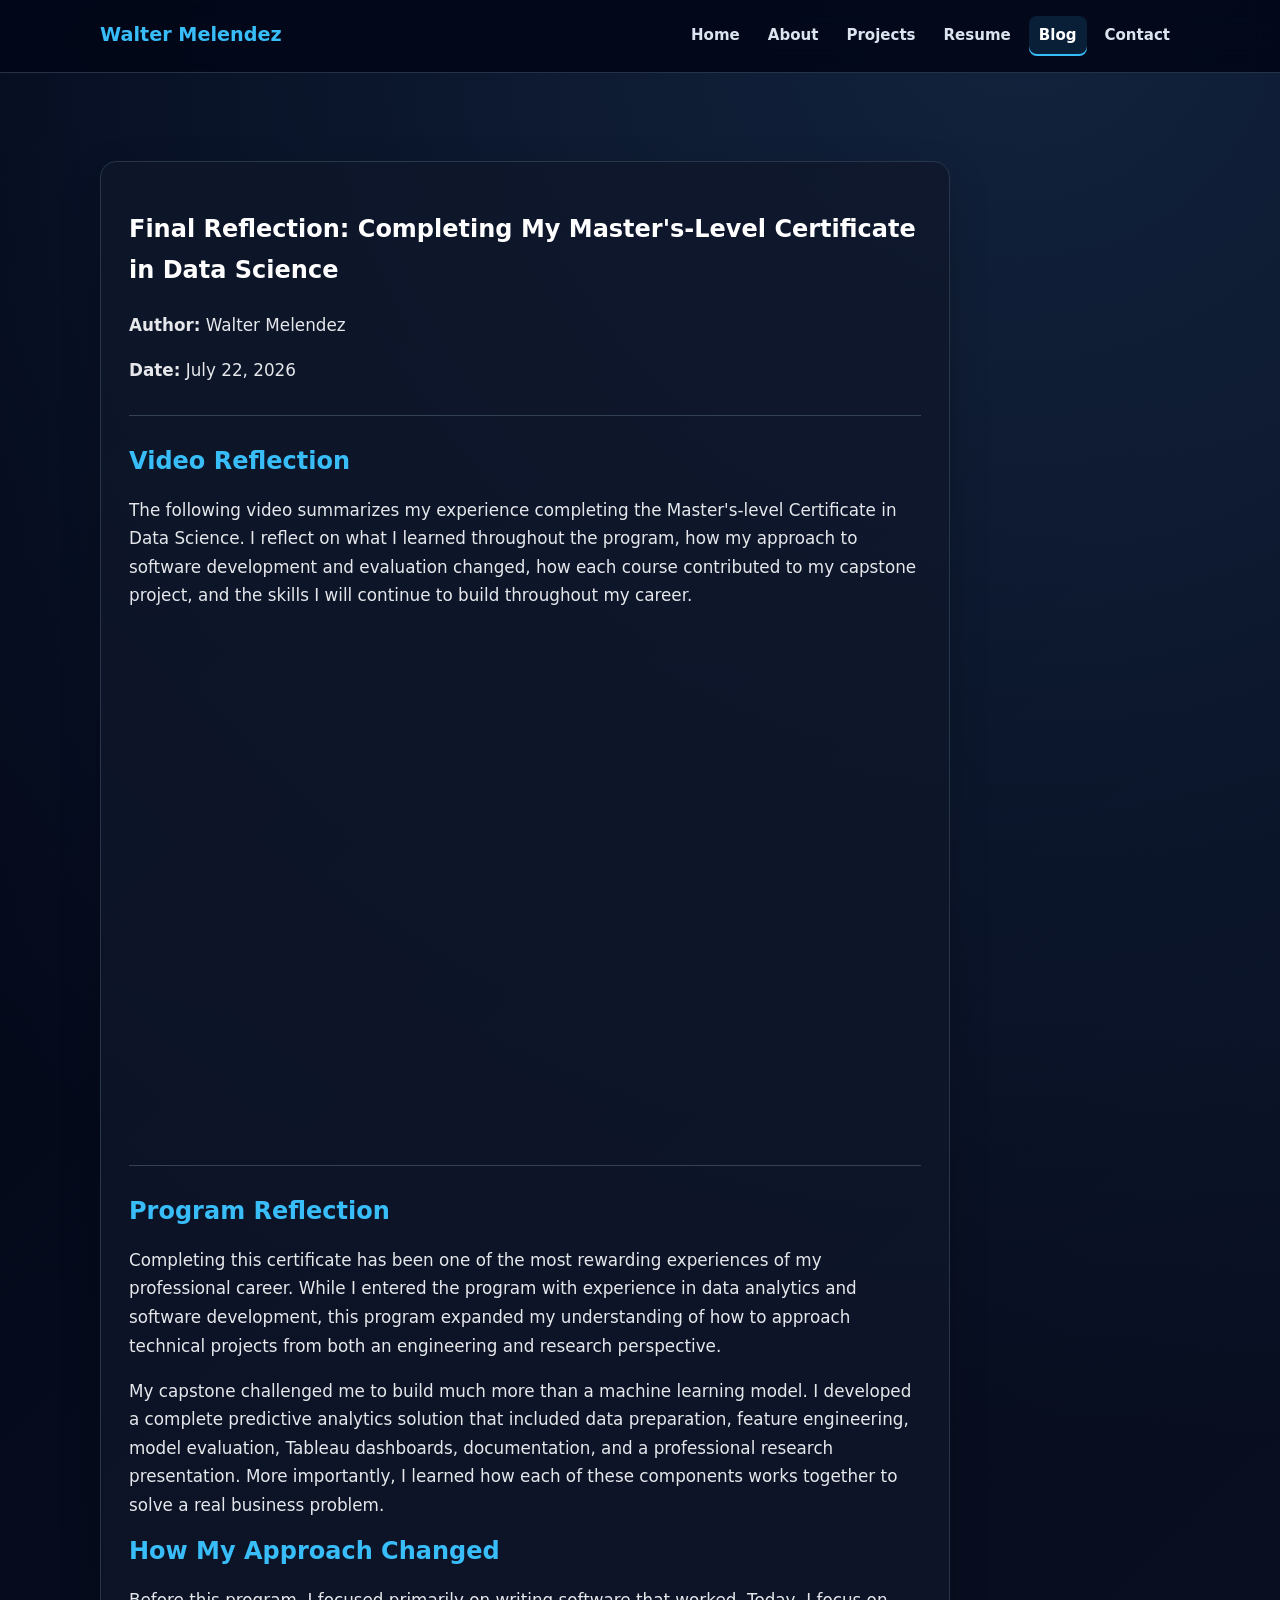
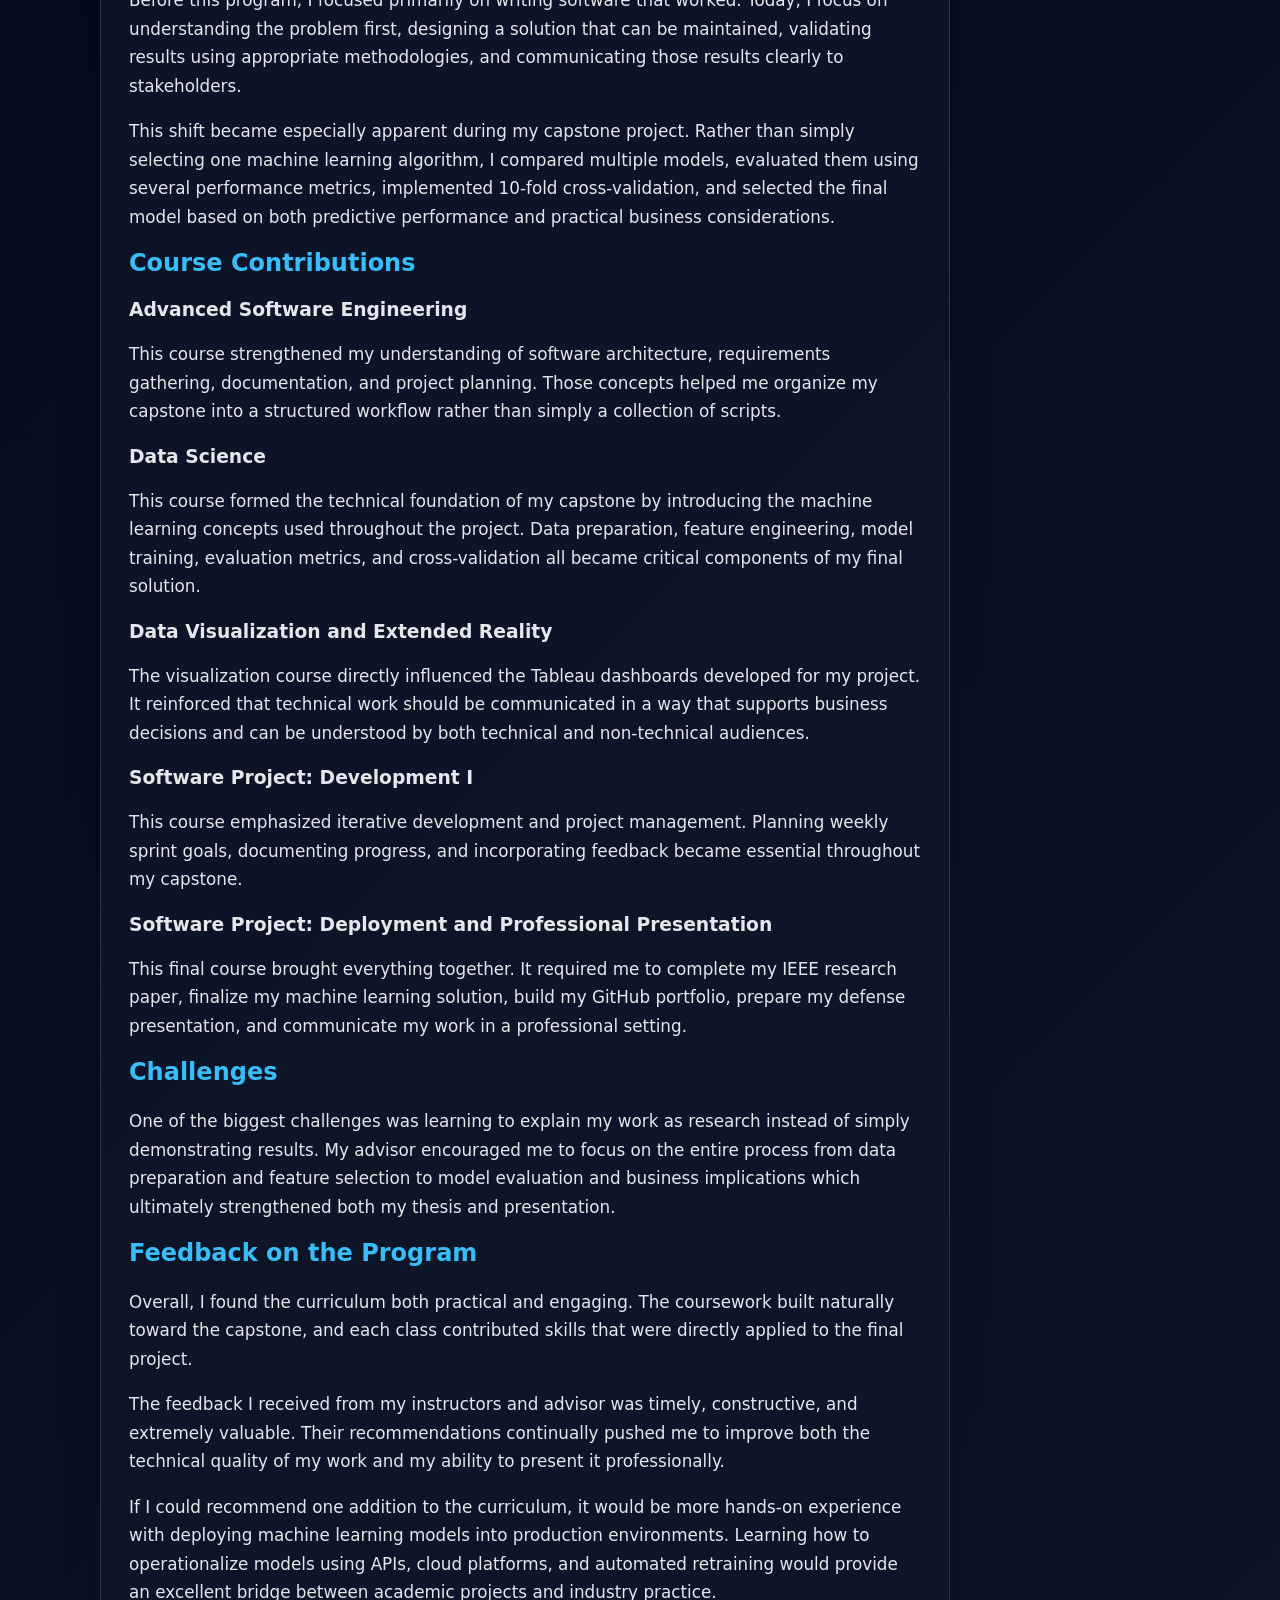
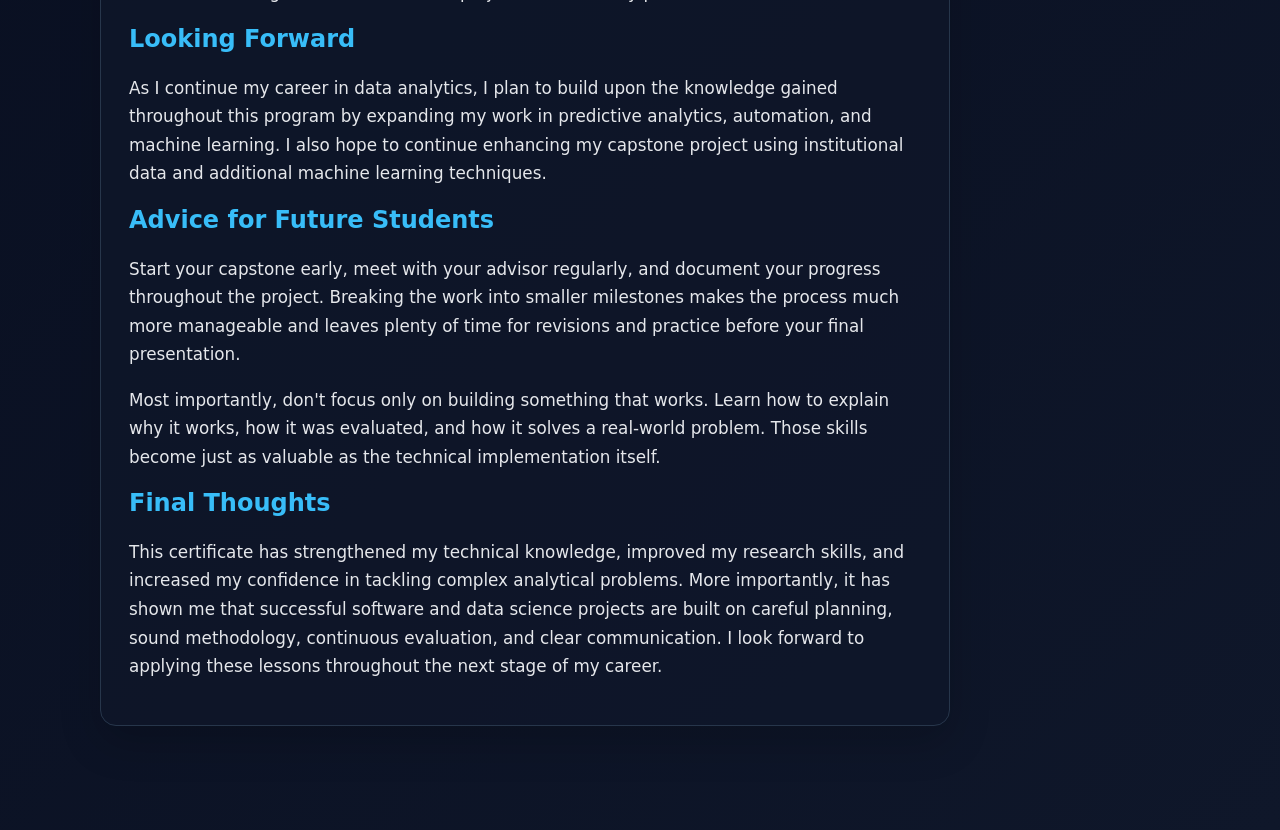
<file: blog/final-reflection.html>
<!DOCTYPE html>
<html lang="en">
<head>
  <meta charset="UTF-8" />
  <meta name="viewport" content="width=device-width, initial-scale=1.0" />

  <meta
    name="description"
    content="A reflection on completing the Master's-level Certificate in Data Science, discussing lessons learned, course contributions, and the Lead Conversion Prediction capstone project."
  />

  <title>Final Reflection | Walter Melendez</title>

  <link rel="stylesheet" href="../style.css" />
</head>

<body>

<nav aria-label="Primary navigation">
    <a class="brand" href="../index.html">Walter Melendez</a>
    <div class="nav-links">
      <a href="../index.html">Home</a>
      <a href="../about.html">About</a>
      <a href="../projects.html">Projects</a>
      <a href="../resume.html">Resume</a>
      <a href="../blog.html" class="active">Blog</a>
      <a href="../contact.html">Contact</a>
    </div>
  </nav>

<main class="container">

<article class="card">

<h1>Final Reflection: Completing My Master's-Level Certificate in Data Science</h1>

<p><strong>Author:</strong> Walter Melendez</p>

<p>
<strong>Date:</strong>
<time datetime="2026-07-22">July 22, 2026</time>
</p>

<hr>

<h2>Video Reflection</h2>

<p>
The following video summarizes my experience completing the Master's-level
Certificate in Data Science. I reflect on what I learned throughout the
program, how my approach to software development and evaluation changed, how
each course contributed to my capstone project, and the skills I will continue
to build throughout my career.
</p>

<div class="video-container">
<iframe
width="100%"
height="500"
src="https://www.youtube.com/embed/sWwwD03xGcA"
title="Final Reflection - Walter Melendez"
frameborder="0"
allow="accelerometer; autoplay; clipboard-write; encrypted-media; gyroscope; picture-in-picture; web-share"
allowfullscreen>
</iframe>
</div>

<hr>

<h2>Program Reflection</h2>

<p>
Completing this certificate has been one of the most rewarding experiences of
my professional career. While I entered the program with experience in data
analytics and software development, this program expanded my understanding of
how to approach technical projects from both an engineering and research
perspective.
</p>

<p>
My capstone challenged me to build much more than a machine learning model. I
developed a complete predictive analytics solution that included data
preparation, feature engineering, model evaluation, Tableau dashboards,
documentation, and a professional research presentation. More importantly, I
learned how each of these components works together to solve a real business
problem.
</p>

<h2>How My Approach Changed</h2>

<p>
Before this program, I focused primarily on writing software that worked.
Today, I focus on understanding the problem first, designing a solution that
can be maintained, validating results using appropriate methodologies, and
communicating those results clearly to stakeholders.
</p>

<p>
This shift became especially apparent during my capstone project. Rather than
simply selecting one machine learning algorithm, I compared multiple models,
evaluated them using several performance metrics, implemented 10-fold
cross-validation, and selected the final model based on both predictive
performance and practical business considerations.
</p>

<h2>Course Contributions</h2>

<h3>Advanced Software Engineering</h3>

<p>
This course strengthened my understanding of software architecture,
requirements gathering, documentation, and project planning. Those concepts
helped me organize my capstone into a structured workflow rather than simply a
collection of scripts.
</p>

<h3>Data Science</h3>

<p>
This course formed the technical foundation of my capstone by introducing the
machine learning concepts used throughout the project. Data preparation,
feature engineering, model training, evaluation metrics, and cross-validation
all became critical components of my final solution.
</p>

<h3>Data Visualization and Extended Reality</h3>

<p>
The visualization course directly influenced the Tableau dashboards developed
for my project. It reinforced that technical work should be communicated in a
way that supports business decisions and can be understood by both technical
and non-technical audiences.
</p>

<h3>Software Project: Development I</h3>

<p>
This course emphasized iterative development and project management. Planning
weekly sprint goals, documenting progress, and incorporating feedback became
essential throughout my capstone.
</p>

<h3>Software Project: Deployment and Professional Presentation</h3>

<p>
This final course brought everything together. It required me to complete my
IEEE research paper, finalize my machine learning solution, build my GitHub
portfolio, prepare my defense presentation, and communicate my work in a
professional setting.
</p>

<h2>Challenges</h2>

<p>
One of the biggest challenges was learning to explain my work as research
instead of simply demonstrating results. My advisor encouraged me to focus on
the entire process from data preparation and feature selection to model
evaluation and business implications which ultimately strengthened both my
thesis and presentation.
</p>

<h2>Feedback on the Program</h2>

<p>
Overall, I found the curriculum both practical and engaging. The coursework
built naturally toward the capstone, and each class contributed skills that
were directly applied to the final project.
</p>

<p>
The feedback I received from my instructors and advisor was timely,
constructive, and extremely valuable. Their recommendations continually pushed
me to improve both the technical quality of my work and my ability to present
it professionally.
</p>

<p>
If I could recommend one addition to the curriculum, it would be more hands-on
experience with deploying machine learning models into production
environments. Learning how to operationalize models using APIs, cloud
platforms, and automated retraining would provide an excellent bridge between
academic projects and industry practice.
</p>

<h2>Looking Forward</h2>

<p>
As I continue my career in data analytics, I plan to build upon the knowledge
gained throughout this program by expanding my work in predictive analytics,
automation, and machine learning. I also hope to continue enhancing my
capstone project using institutional data and additional machine learning
techniques.
</p>

<h2>Advice for Future Students</h2>

<p>
Start your capstone early, meet with your advisor regularly, and document your
progress throughout the project. Breaking the work into smaller milestones
makes the process much more manageable and leaves plenty of time for revisions
and practice before your final presentation.
</p>

<p>
Most importantly, don't focus only on building something that works. Learn how
to explain why it works, how it was evaluated, and how it solves a real-world
problem. Those skills become just as valuable as the technical implementation
itself.
</p>

<h2>Final Thoughts</h2>

<p>
This certificate has strengthened my technical knowledge, improved my research
skills, and increased my confidence in tackling complex analytical problems.
More importantly, it has shown me that successful software and data science
projects are built on careful planning, sound methodology, continuous
evaluation, and clear communication. I look forward to applying these lessons
throughout the next stage of my career.
</p>

</article>

</main>

</body>
</html>
</file>
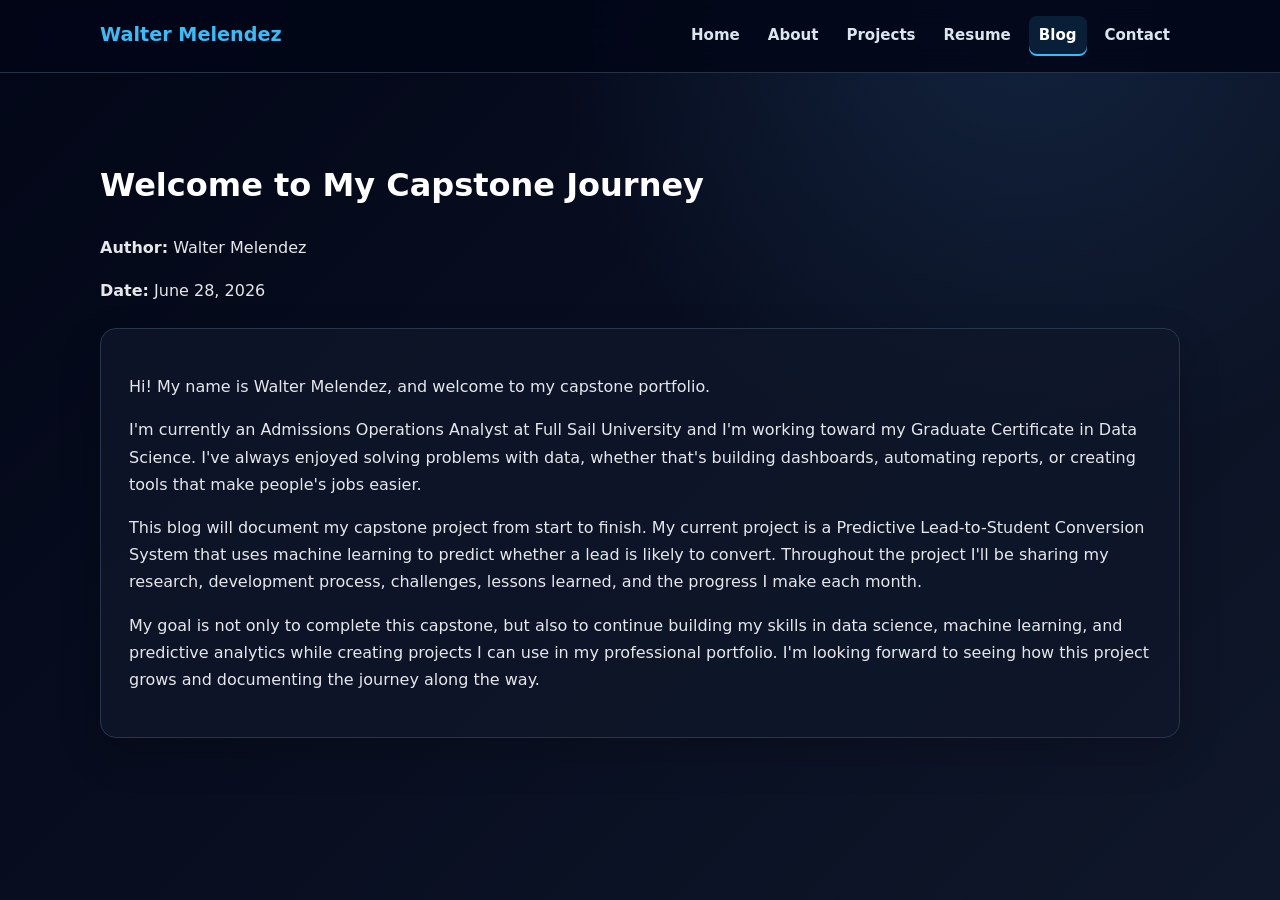
<file: blog/first-post.html>
<!DOCTYPE html>
<html lang="en">
<head>
  <meta charset="UTF-8" />
  <meta name="viewport" content="width=device-width, initial-scale=1.0" />
  <title>Welcome to My Capstone Journey</title>
  <link rel="stylesheet" href="../style.css" />
</head>
<body>
  <nav aria-label="Primary navigation">
    <a class="brand" href="../index.html">Walter Melendez</a>
    <div class="nav-links">
      <a href="../index.html">Home</a>
      <a href="../about.html">About</a>
      <a href="../projects.html">Projects</a>
      <a href="../resume.html">Resume</a>
      <a href="../blog.html" class="active">Blog</a>
      <a href="../contact.html">Contact</a>
    </div>
  </nav>

  <main class="container">
    <h1>Welcome to My Capstone Journey</h1>

    <p><strong>Author:</strong> Walter Melendez</p>
    <p><strong>Date:</strong> June 28, 2026</p>

    <section class="card">
      <p>Hi! My name is Walter Melendez, and welcome to my capstone portfolio.</p>

      <p>I'm currently an Admissions Operations Analyst at Full Sail University and I'm working toward my Graduate Certificate in Data Science. I've always enjoyed solving problems with data, whether that's building dashboards, automating reports, or creating tools that make people's jobs easier.</p>

      <p>This blog will document my capstone project from start to finish. My current project is a Predictive Lead-to-Student Conversion System that uses machine learning to predict whether a lead is likely to convert. Throughout the project I'll be sharing my research, development process, challenges, lessons learned, and the progress I make each month.</p>

      <p>My goal is not only to complete this capstone, but also to continue building my skills in data science, machine learning, and predictive analytics while creating projects I can use in my professional portfolio. I'm looking forward to seeing how this project grows and documenting the journey along the way.</p>
    </section>
  </main>
</body>
</html>
</file>
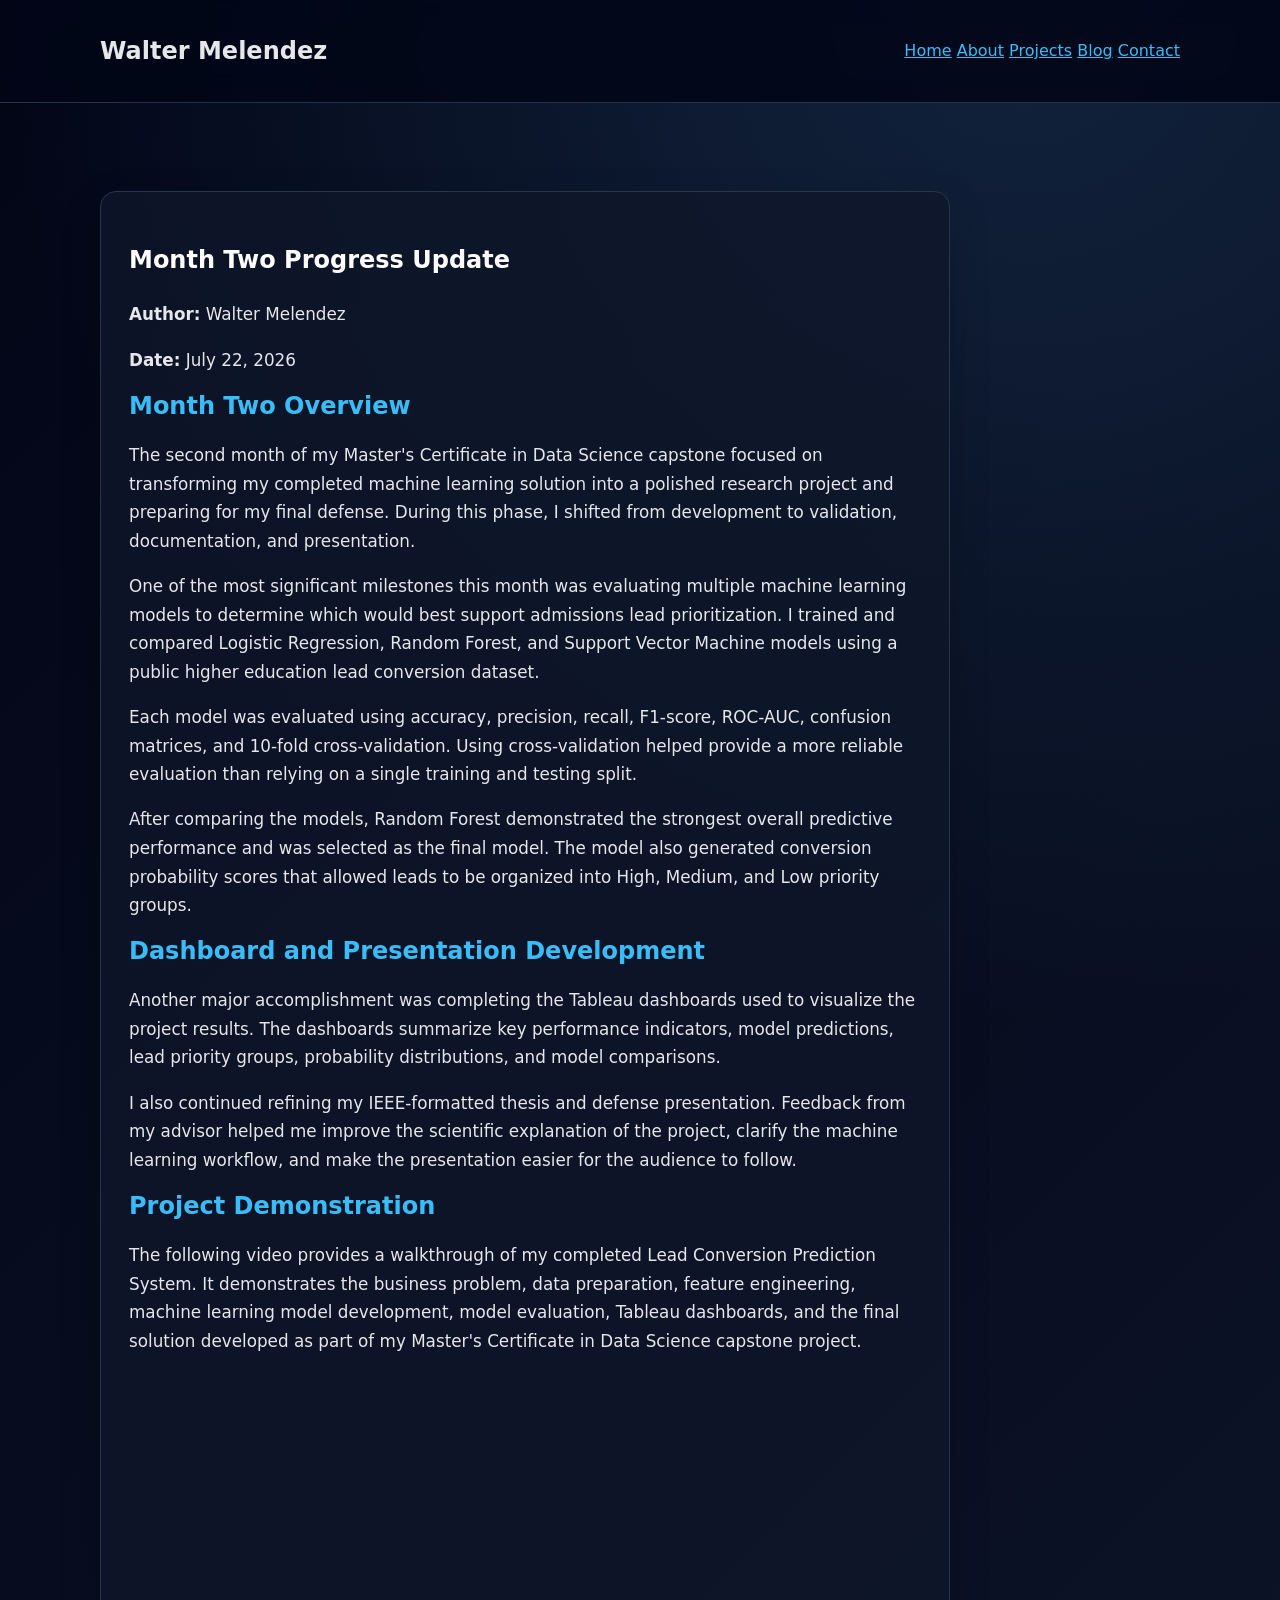
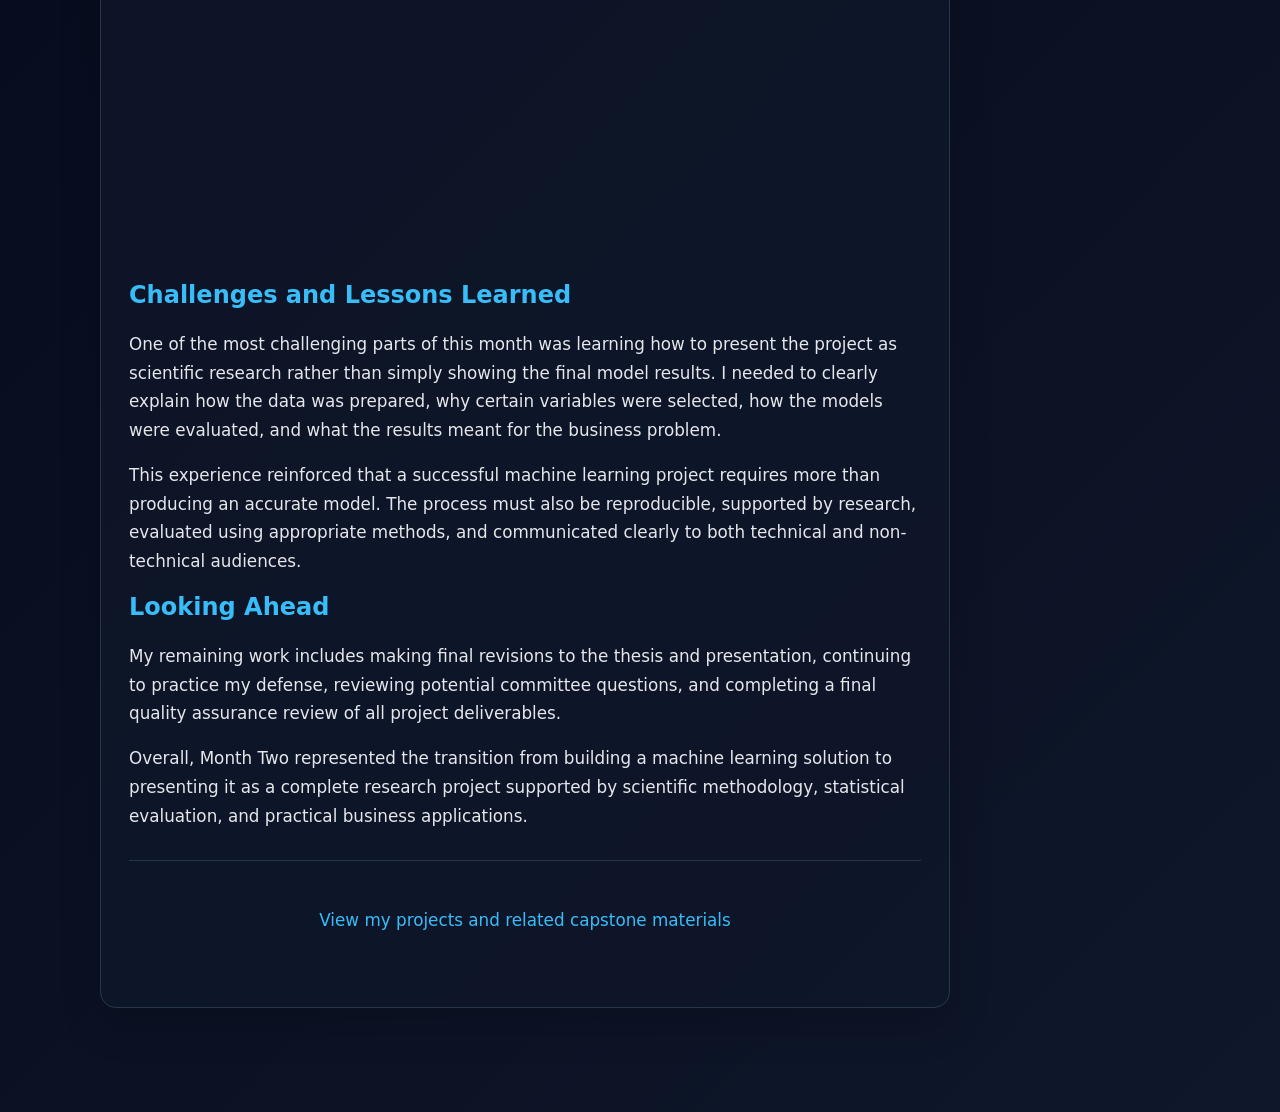
<file: blog/mont-two.html>
<!DOCTYPE html>
<html lang="en">
<head>
  <meta charset="UTF-8" />
  <meta name="viewport" content="width=device-width, initial-scale=1.0" />
  <meta
    name="description"
    content="A Month Two progress update covering model validation, Tableau dashboard development, thesis revisions, and preparation for a machine learning capstone defense."
  />
  <title>Month Two Progress Update | Walter Melendez</title>
  <link rel="stylesheet" href="../style.css" />
</head>

<body>
  <nav>
    <h2>Walter Melendez</h2>

    <div>
      <a href="../index.html">Home</a>
      <a href="../about.html">About</a>
      <a href="../projects.html">Projects</a>
      <a href="../blog.html">Blog</a>
      <a href="../contact.html">Contact</a>
    </div>
  </nav>

  <main class="container">
    <article class="card">
      <header>
        <h1>Month Two Progress Update</h1>

        <p><strong>Author:</strong> Walter Melendez</p>

        <p>
          <strong>Date:</strong>
          <time datetime="2026-07-22">July 22, 2026</time>
        </p>
      </header>

      <section>
        <h2>Month Two Overview</h2>

        <p>
          The second month of my Master's Certificate in Data Science capstone
          focused on transforming my completed machine learning solution into a
          polished research project and preparing for my final defense. During
          this phase, I shifted from development to validation, documentation,
          and presentation.
        </p>

        <p>
          One of the most significant milestones this month was evaluating
          multiple machine learning models to determine which would best support
          admissions lead prioritization. I trained and compared Logistic
          Regression, Random Forest, and Support Vector Machine models using a
          public higher education lead conversion dataset.
        </p>

        <p>
          Each model was evaluated using accuracy, precision, recall, F1-score,
          ROC-AUC, confusion matrices, and 10-fold cross-validation. Using
          cross-validation helped provide a more reliable evaluation than
          relying on a single training and testing split.
        </p>

        <p>
          After comparing the models, Random Forest demonstrated the strongest
          overall predictive performance and was selected as the final model.
          The model also generated conversion probability scores that allowed
          leads to be organized into High, Medium, and Low priority groups.
        </p>
      </section>

      <section>
        <h2>Dashboard and Presentation Development</h2>

        <p>
          Another major accomplishment was completing the Tableau dashboards
          used to visualize the project results. The dashboards summarize key
          performance indicators, model predictions, lead priority groups,
          probability distributions, and model comparisons.
        </p>

        <p>
          I also continued refining my IEEE-formatted thesis and defense
          presentation. Feedback from my advisor helped me improve the
          scientific explanation of the project, clarify the machine learning
          workflow, and make the presentation easier for the audience to follow.
        </p>
      </section>

      <section>
       <h2>Project Demonstration</h2>
          <p>
            The following video provides a walkthrough of my completed Lead Conversion
            Prediction System. It demonstrates the business problem, data preparation,
            feature engineering, machine learning model development, model evaluation,
            Tableau dashboards, and the final solution developed as part of my Master's
            Certificate in Data Science capstone project.
          </p>
          
          <div class="video-container">
            <iframe
              width="100%"
              height="500"
              src="https://www.youtube.com/embed/gOcKamQeFKA"
              title="Lead Conversion Prediction System Demonstration"
              frameborder="0"
              allow="accelerometer; autoplay; clipboard-write; encrypted-media; gyroscope; picture-in-picture; web-share"
              referrerpolicy="strict-origin-when-cross-origin"
              allowfullscreen>
            </iframe>
          </div>
      </section>

      <section>
        <h2>Challenges and Lessons Learned</h2>

        <p>
          One of the most challenging parts of this month was learning how to
          present the project as scientific research rather than simply showing
          the final model results. I needed to clearly explain how the data was
          prepared, why certain variables were selected, how the models were
          evaluated, and what the results meant for the business problem.
        </p>

        <p>
          This experience reinforced that a successful machine learning project
          requires more than producing an accurate model. The process must also
          be reproducible, supported by research, evaluated using appropriate
          methods, and communicated clearly to both technical and non-technical
          audiences.
        </p>
      </section>

      <section>
        <h2>Looking Ahead</h2>

        <p>
          My remaining work includes making final revisions to the thesis and
          presentation, continuing to practice my defense, reviewing potential
          committee questions, and completing a final quality assurance review
          of all project deliverables.
        </p>

        <p>
          Overall, Month Two represented the transition from building a machine
          learning solution to presenting it as a complete research project
          supported by scientific methodology, statistical evaluation, and
          practical business applications.
        </p>
      </section>

      <footer>
        <p>
          <a href="../projects.html">
            View my projects and related capstone materials
          </a>
        </p>
      </footer>
    </article>
  </main>
</body>
</html>
</file>
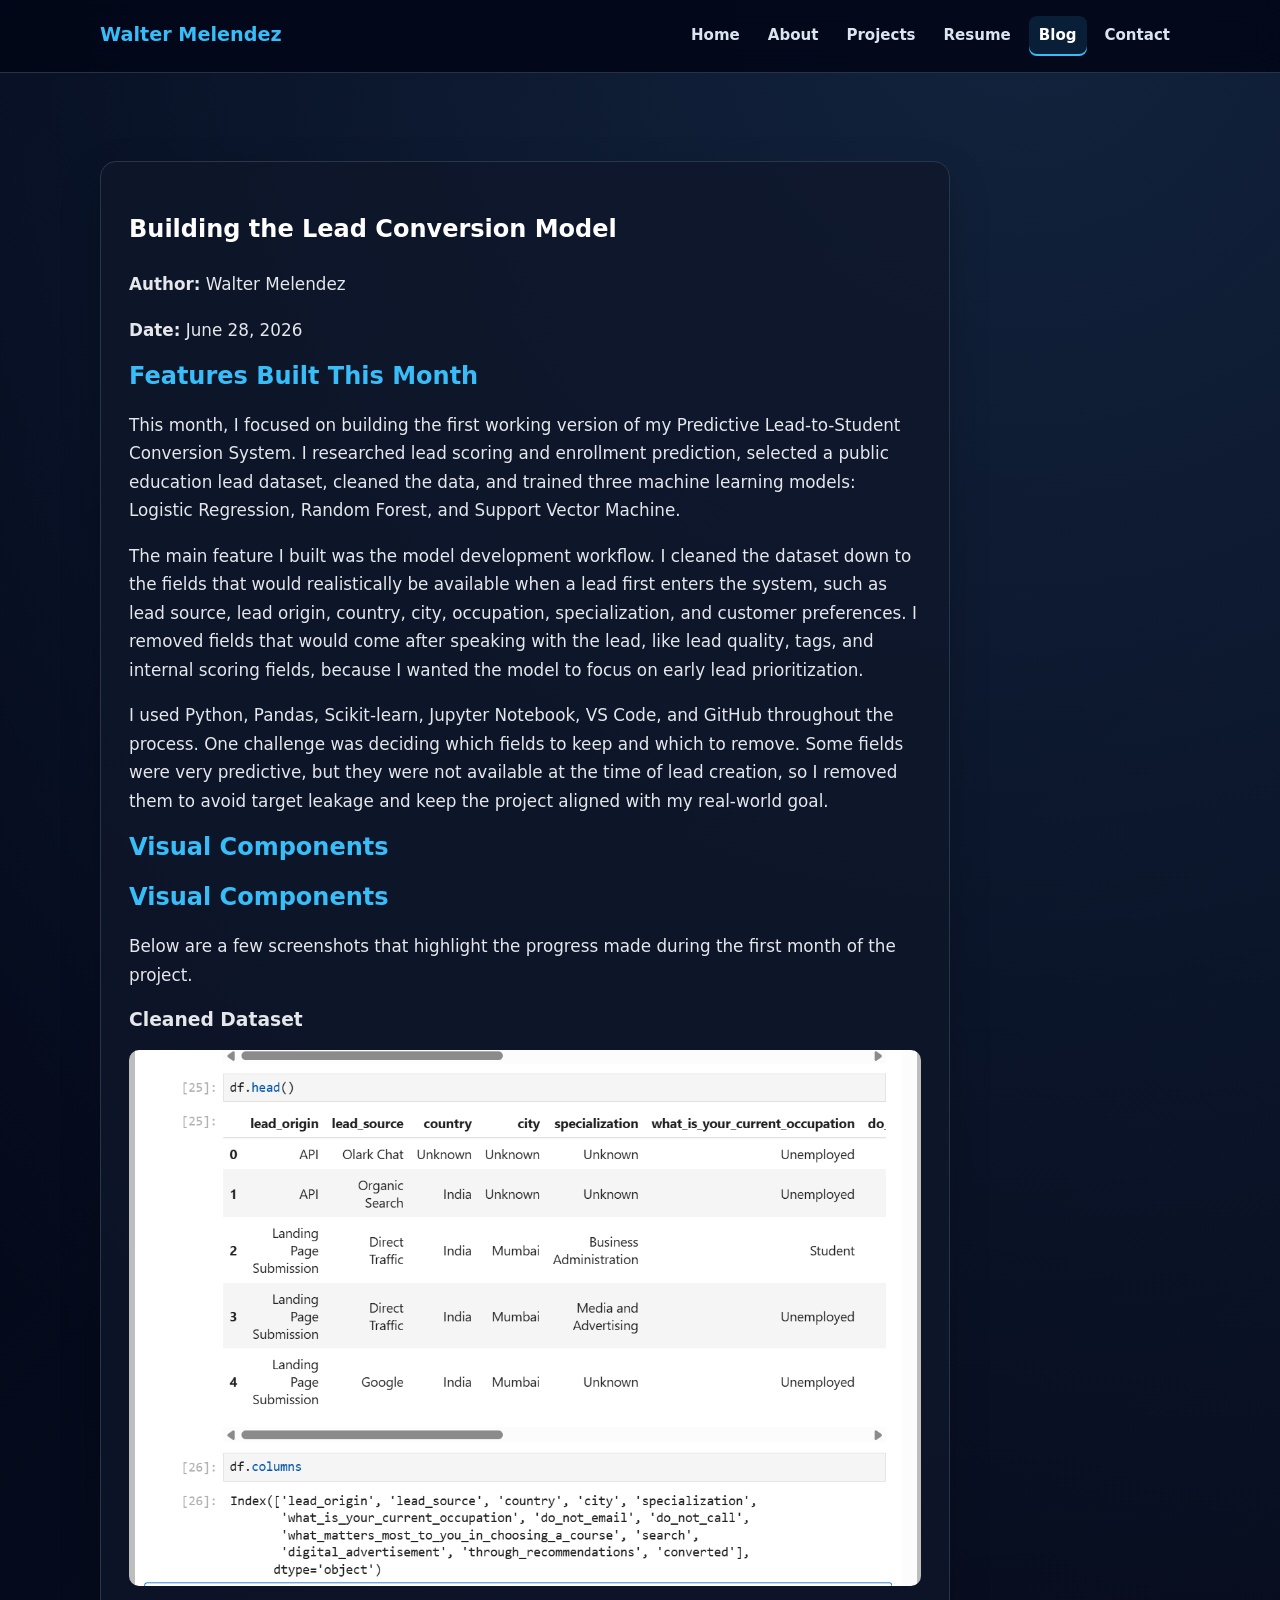
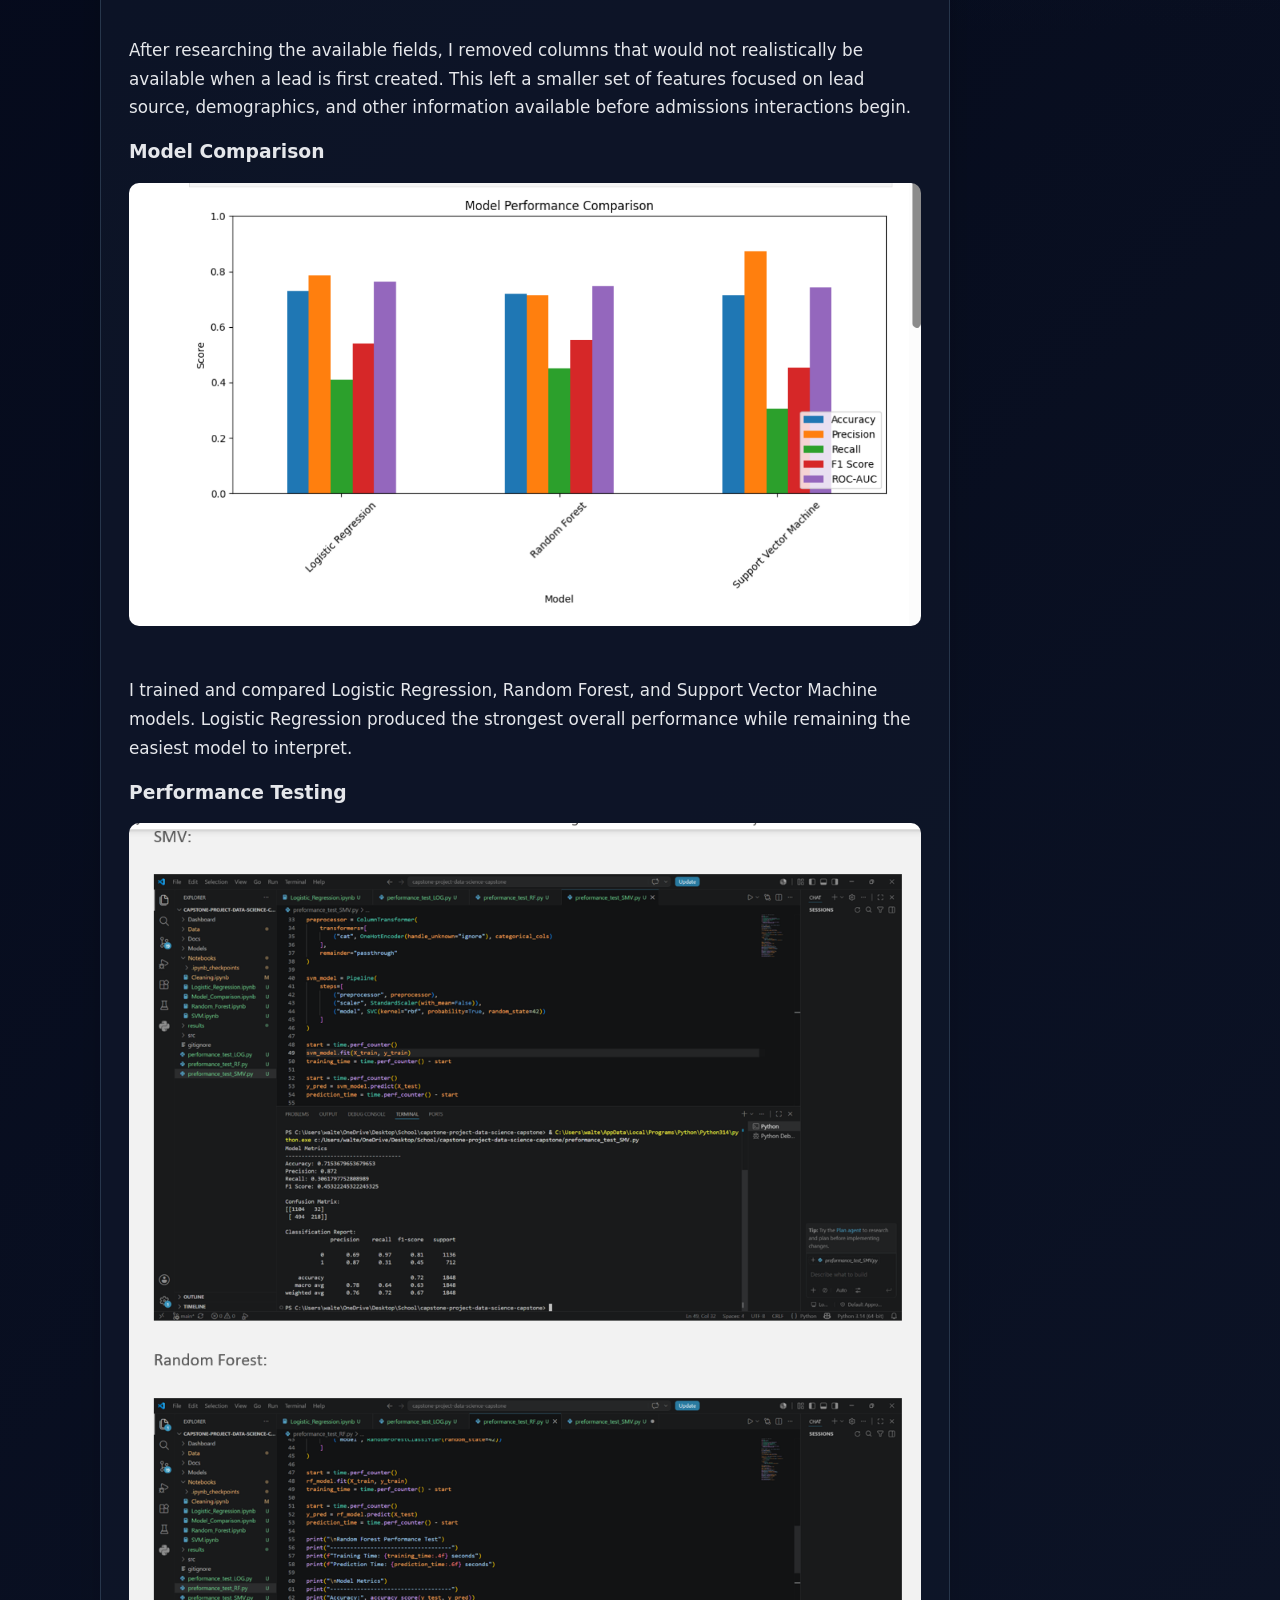
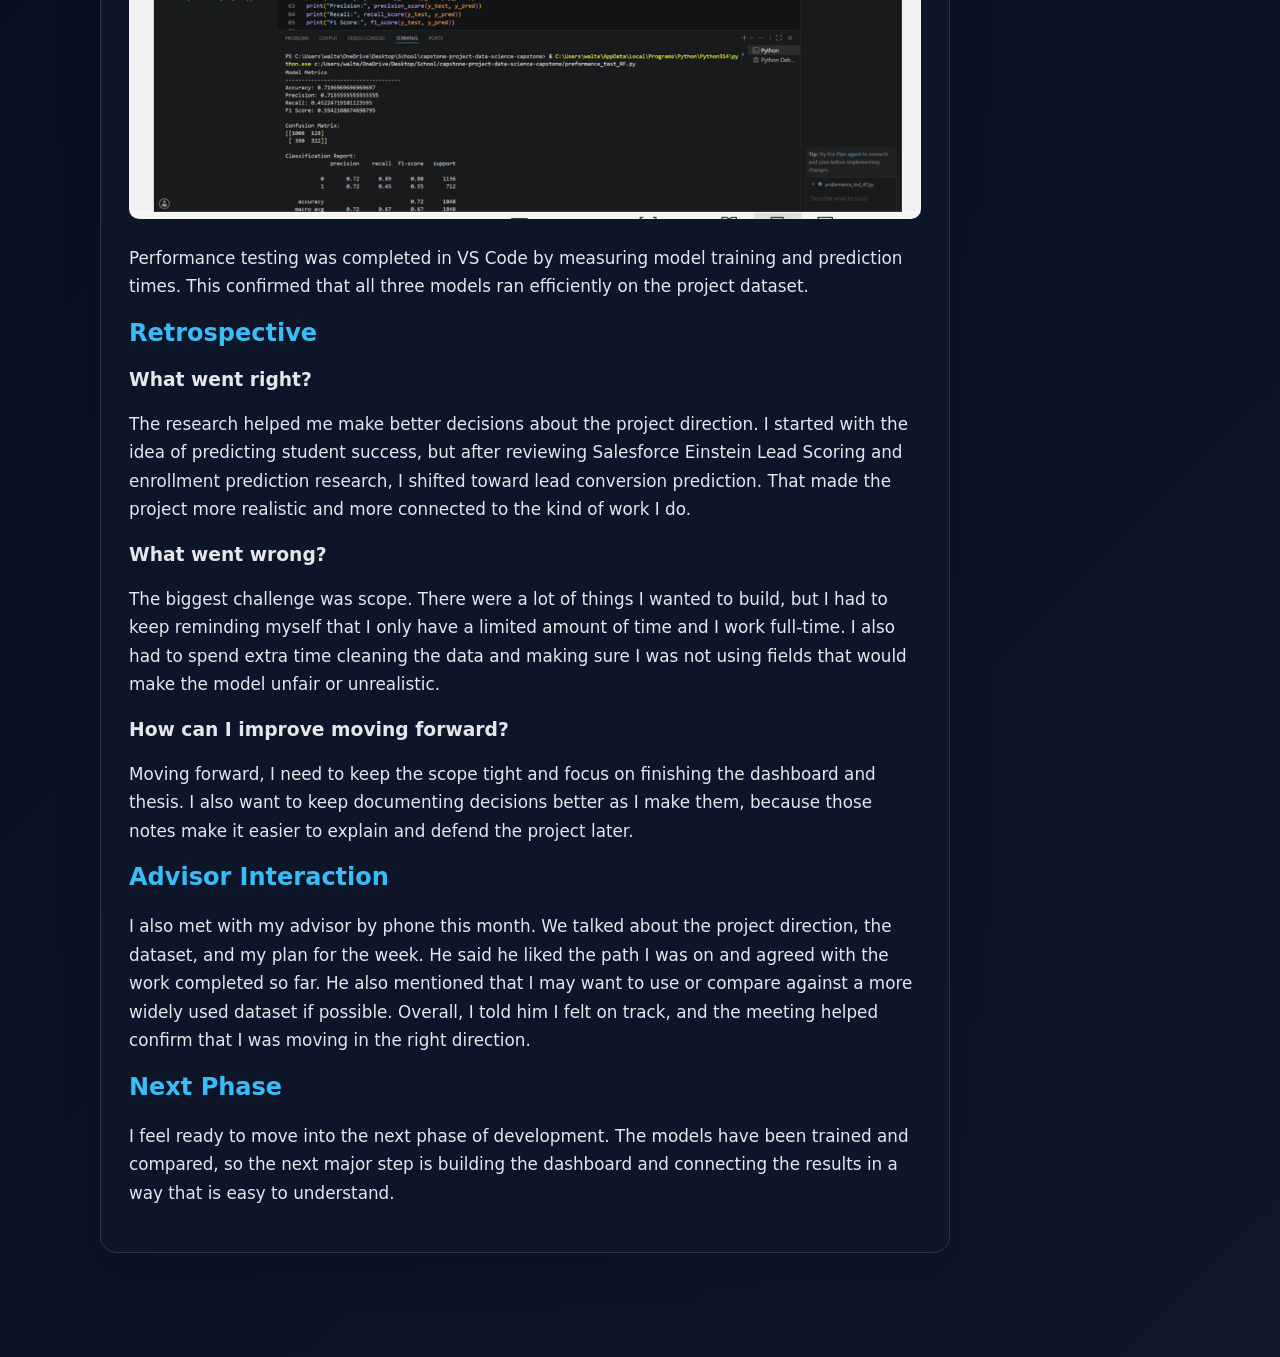
<file: blog/month-one.html>
<!DOCTYPE html>
<html lang="en">
<head>
  <meta charset="UTF-8" />
  <meta name="viewport" content="width=device-width, initial-scale=1.0" />
  <title>Building the Lead Conversion Model</title>
  <link rel="stylesheet" href="../style.css" />
</head>
<body>
  <nav aria-label="Primary navigation">
    <a class="brand" href="../index.html">Walter Melendez</a>
    <div class="nav-links">
      <a href="../index.html">Home</a>
      <a href="../about.html">About</a>
      <a href="../projects.html">Projects</a>
      <a href="../resume.html">Resume</a>
      <a href="../blog.html" class="active">Blog</a>
      <a href="../contact.html">Contact</a>
    </div>
  </nav>

  <main class="container">
    <article class="card">
      <h1>Building the Lead Conversion Model</h1>

      <p><strong>Author:</strong> Walter Melendez</p>
      <p><strong>Date:</strong> June 28, 2026</p>

      <h2>Features Built This Month</h2>
      <p>
        This month, I focused on building the first working version of my Predictive Lead-to-Student Conversion System. I researched lead scoring and enrollment prediction, selected a public education lead dataset, cleaned the data, and trained three machine learning models: Logistic Regression, Random Forest, and Support Vector Machine.
      </p>

      <p>
        The main feature I built was the model development workflow. I cleaned the dataset down to the fields that would realistically be available when a lead first enters the system, such as lead source, lead origin, country, city, occupation, specialization, and customer preferences. I removed fields that would come after speaking with the lead, like lead quality, tags, and internal scoring fields, because I wanted the model to focus on early lead prioritization.
      </p>

      <p>
        I used Python, Pandas, Scikit-learn, Jupyter Notebook, VS Code, and GitHub throughout the process. One challenge was deciding which fields to keep and which to remove. Some fields were very predictive, but they were not available at the time of lead creation, so I removed them to avoid target leakage and keep the project aligned with my real-world goal.
      </p>

      <h2>Visual Components</h2>
      <h2>Visual Components</h2>

<p>
Below are a few screenshots that highlight the progress made during the first month of the project.
</p>

<h3>Cleaned Dataset</h3>
<img src="../images/Cleaned-data.png" alt="Cleaned Dataset"
     style="width:100%; border-radius:10px; margin-bottom:25px;">

<p>
After researching the available fields, I removed columns that would not realistically be available when a lead is first created. This left a smaller set of features focused on lead source, demographics, and other information available before admissions interactions begin.
</p>

<h3>Model Comparison</h3>
<img src="../images/model_results.png" alt="Model Results"
     style="width:100%; border-radius:10px; margin-bottom:25px;">

<p>
I trained and compared Logistic Regression, Random Forest, and Support Vector Machine models. Logistic Regression produced the strongest overall performance while remaining the easiest model to interpret.
</p>

<h3>Performance Testing</h3>
<img src="../images/performance_test_2_of_3.png" alt="Performance Testing"
     style="width:100%; border-radius:10px;">

<p>
Performance testing was completed in VS Code by measuring model training and prediction times. This confirmed that all three models ran efficiently on the project dataset.
</p>

      <h2>Retrospective</h2>

      <h3>What went right?</h3>
      <p>
        The research helped me make better decisions about the project direction. I started with the idea of predicting student success, but after reviewing Salesforce Einstein Lead Scoring and enrollment prediction research, I shifted toward lead conversion prediction. That made the project more realistic and more connected to the kind of work I do.
      </p>

      <h3>What went wrong?</h3>
      <p>
        The biggest challenge was scope. There were a lot of things I wanted to build, but I had to keep reminding myself that I only have a limited amount of time and I work full-time. I also had to spend extra time cleaning the data and making sure I was not using fields that would make the model unfair or unrealistic.
      </p>

      <h3>How can I improve moving forward?</h3>
      <p>
        Moving forward, I need to keep the scope tight and focus on finishing the dashboard and thesis. I also want to keep documenting decisions better as I make them, because those notes make it easier to explain and defend the project later.
      </p>

      <h2>Advisor Interaction</h2>
      <p>
        I also met with my advisor by phone this month. We talked about the project direction, the dataset, and my plan for the week. He said he liked the path I was on and agreed with the work completed so far. He also mentioned that I may want to use or compare against a more widely used dataset if possible. Overall, I told him I felt on track, and the meeting helped confirm that I was moving in the right direction.
      </p>

      <h2>Next Phase</h2>
      <p>
        I feel ready to move into the next phase of development. The models have been trained and compared, so the next major step is building the dashboard and connecting the results in a way that is easy to understand.
      </p>
    </article>
  </main>
</body>
</html>
</file>
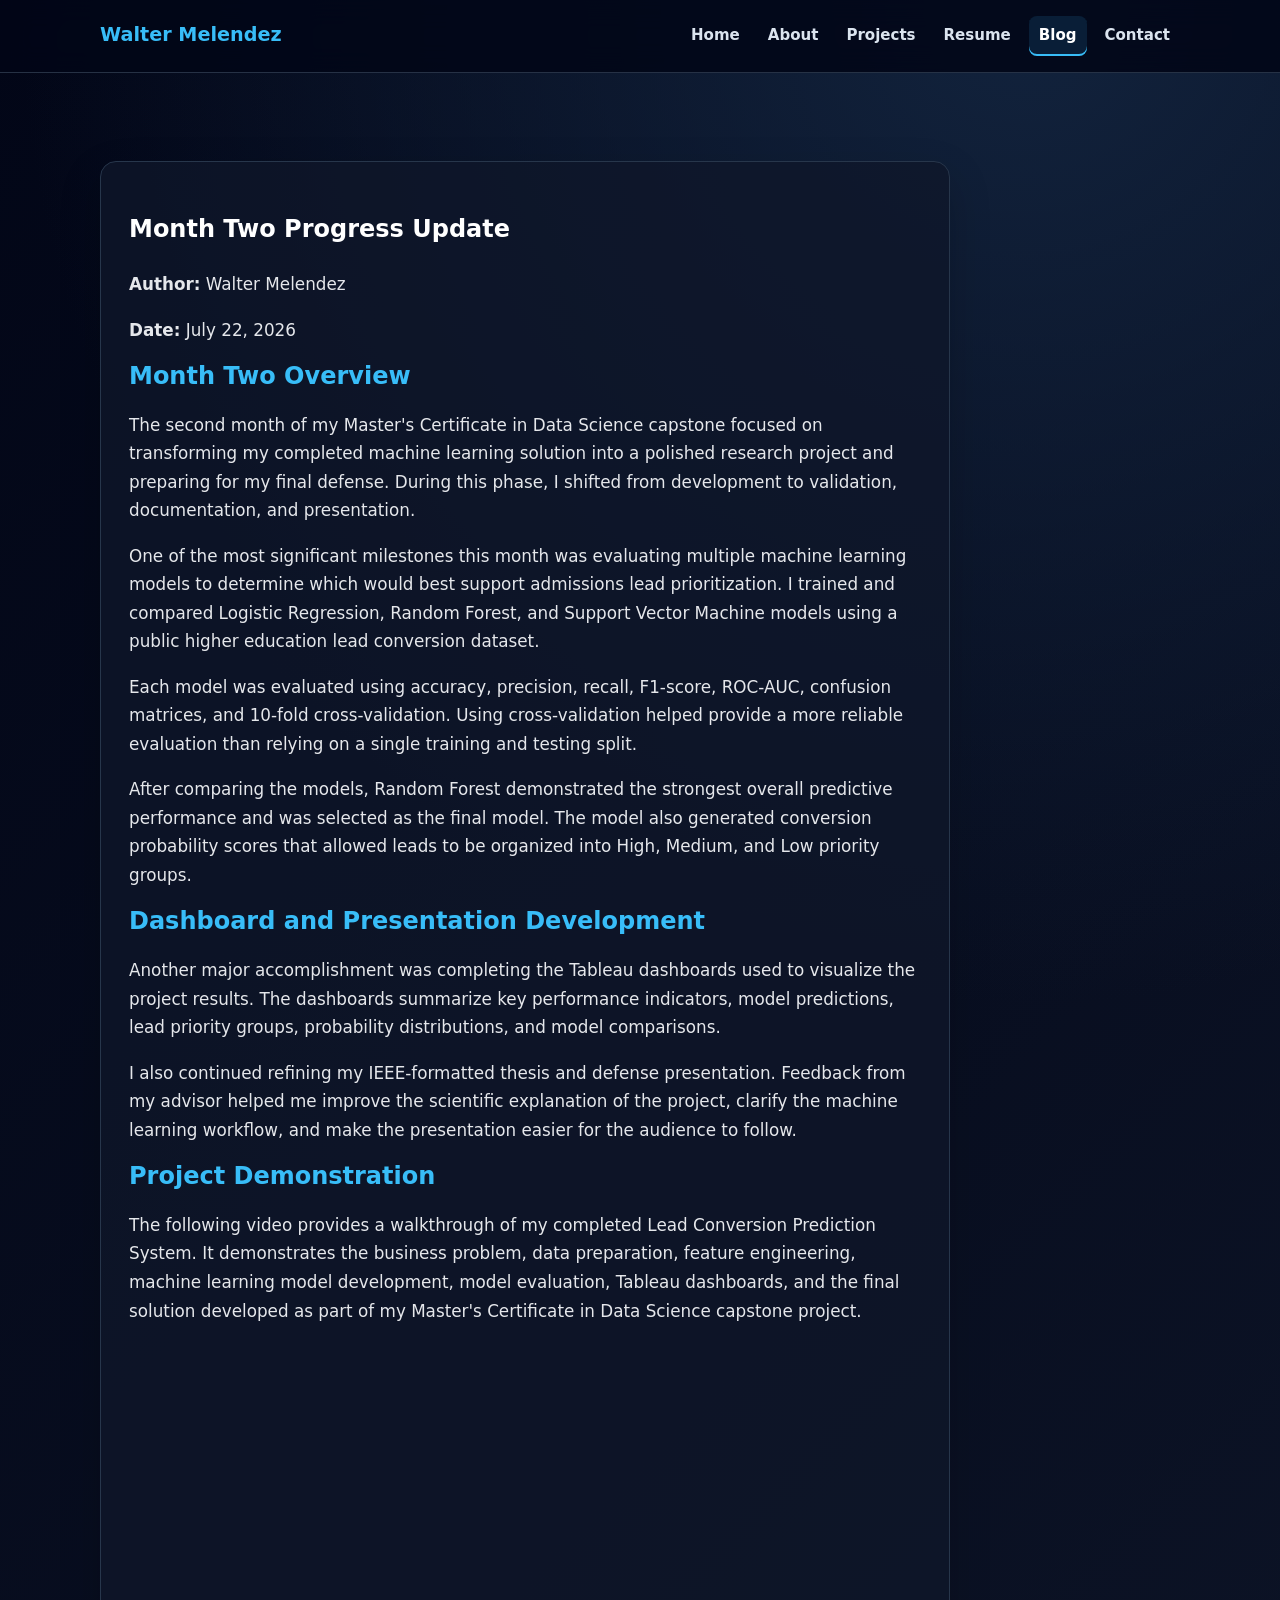
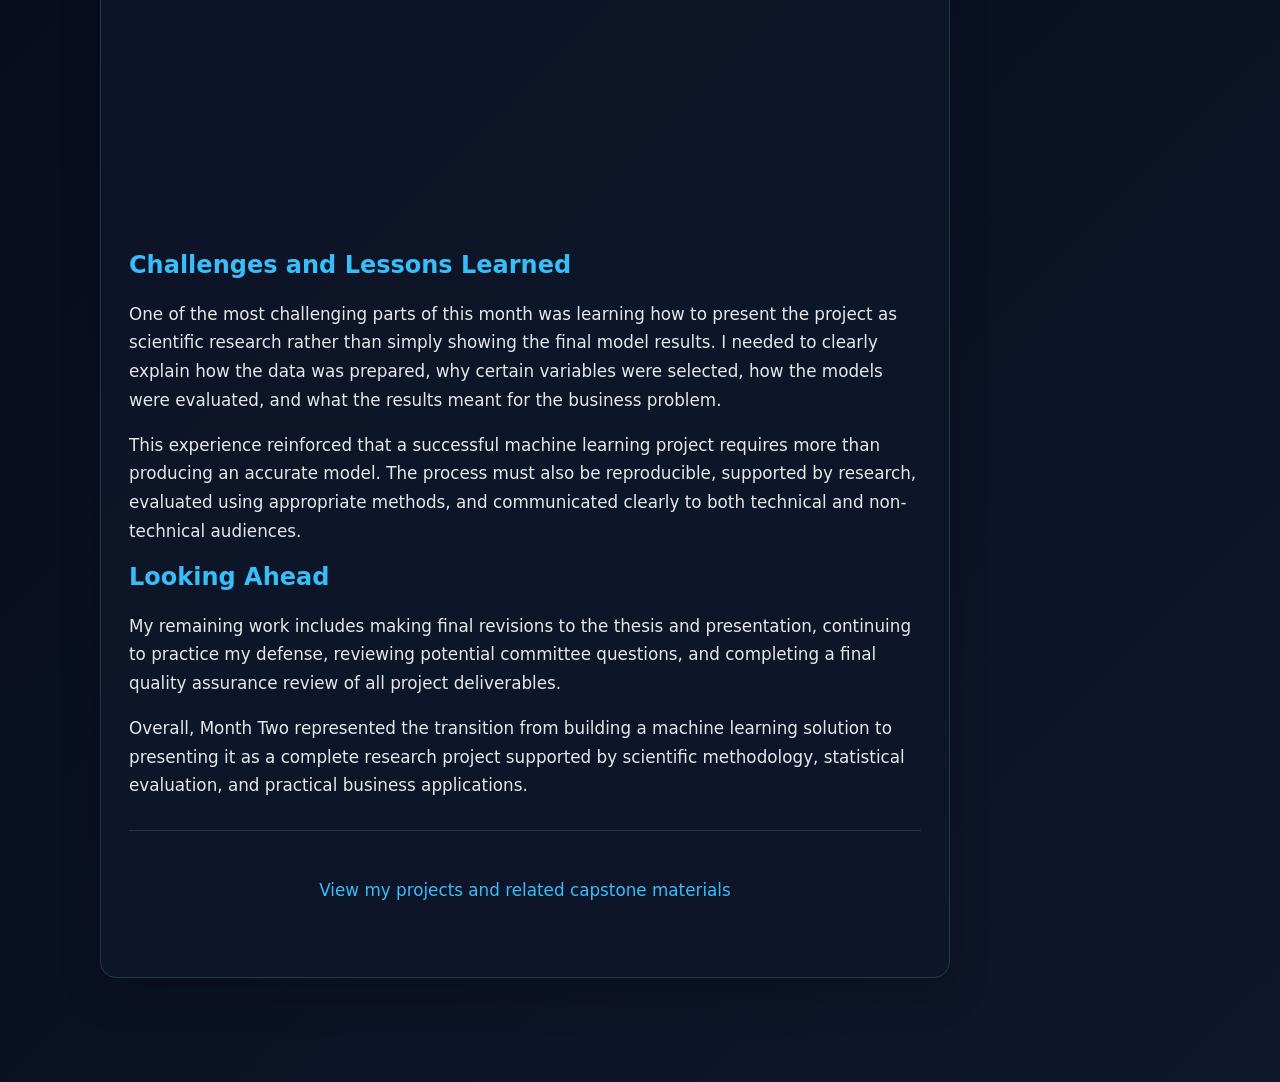
<file: blog/month-two.html>
<!DOCTYPE html>
<html lang="en">
<head>
  <meta charset="UTF-8" />
  <meta name="viewport" content="width=device-width, initial-scale=1.0" />
  <meta
    name="description"
    content="A Month Two progress update covering model validation, Tableau dashboard development, thesis revisions, and preparation for a machine learning capstone defense."
  />
  <title>Month Two Progress Update | Walter Melendez</title>
  <link rel="stylesheet" href="../style.css" />
</head>

<body>
  <nav aria-label="Primary navigation">
    <a class="brand" href="../index.html">Walter Melendez</a>
    <div class="nav-links">
      <a href="../index.html">Home</a>
      <a href="../about.html">About</a>
      <a href="../projects.html">Projects</a>
      <a href="../resume.html">Resume</a>
      <a href="../blog.html" class="active">Blog</a>
      <a href="../contact.html">Contact</a>
    </div>
  </nav>

  <main class="container">
    <article class="card">
      <header>
        <h1>Month Two Progress Update</h1>

        <p><strong>Author:</strong> Walter Melendez</p>

        <p>
          <strong>Date:</strong>
          <time datetime="2026-07-22">July 22, 2026</time>
        </p>
      </header>

      <section>
        <h2>Month Two Overview</h2>

        <p>
          The second month of my Master's Certificate in Data Science capstone
          focused on transforming my completed machine learning solution into a
          polished research project and preparing for my final defense. During
          this phase, I shifted from development to validation, documentation,
          and presentation.
        </p>

        <p>
          One of the most significant milestones this month was evaluating
          multiple machine learning models to determine which would best support
          admissions lead prioritization. I trained and compared Logistic
          Regression, Random Forest, and Support Vector Machine models using a
          public higher education lead conversion dataset.
        </p>

        <p>
          Each model was evaluated using accuracy, precision, recall, F1-score,
          ROC-AUC, confusion matrices, and 10-fold cross-validation. Using
          cross-validation helped provide a more reliable evaluation than
          relying on a single training and testing split.
        </p>

        <p>
          After comparing the models, Random Forest demonstrated the strongest
          overall predictive performance and was selected as the final model.
          The model also generated conversion probability scores that allowed
          leads to be organized into High, Medium, and Low priority groups.
        </p>
      </section>

      <section>
        <h2>Dashboard and Presentation Development</h2>

        <p>
          Another major accomplishment was completing the Tableau dashboards
          used to visualize the project results. The dashboards summarize key
          performance indicators, model predictions, lead priority groups,
          probability distributions, and model comparisons.
        </p>

        <p>
          I also continued refining my IEEE-formatted thesis and defense
          presentation. Feedback from my advisor helped me improve the
          scientific explanation of the project, clarify the machine learning
          workflow, and make the presentation easier for the audience to follow.
        </p>
      </section>

      <section>
       <h2>Project Demonstration</h2>
          <p>
            The following video provides a walkthrough of my completed Lead Conversion
            Prediction System. It demonstrates the business problem, data preparation,
            feature engineering, machine learning model development, model evaluation,
            Tableau dashboards, and the final solution developed as part of my Master's
            Certificate in Data Science capstone project.
          </p>
          
          <div class="video-container">
            <iframe
              width="100%"
              height="500"
              src="https://www.youtube.com/embed/gOcKamQeFKA"
              title="Lead Conversion Prediction System Demonstration"
              frameborder="0"
              allow="accelerometer; autoplay; clipboard-write; encrypted-media; gyroscope; picture-in-picture; web-share"
              referrerpolicy="strict-origin-when-cross-origin"
              allowfullscreen>
            </iframe>
          </div>
      </section>

      <section>
        <h2>Challenges and Lessons Learned</h2>

        <p>
          One of the most challenging parts of this month was learning how to
          present the project as scientific research rather than simply showing
          the final model results. I needed to clearly explain how the data was
          prepared, why certain variables were selected, how the models were
          evaluated, and what the results meant for the business problem.
        </p>

        <p>
          This experience reinforced that a successful machine learning project
          requires more than producing an accurate model. The process must also
          be reproducible, supported by research, evaluated using appropriate
          methods, and communicated clearly to both technical and non-technical
          audiences.
        </p>
      </section>

      <section>
        <h2>Looking Ahead</h2>

        <p>
          My remaining work includes making final revisions to the thesis and
          presentation, continuing to practice my defense, reviewing potential
          committee questions, and completing a final quality assurance review
          of all project deliverables.
        </p>

        <p>
          Overall, Month Two represented the transition from building a machine
          learning solution to presenting it as a complete research project
          supported by scientific methodology, statistical evaluation, and
          practical business applications.
        </p>
      </section>

      <footer>
        <p>
          <a href="../projects.html">
            View my projects and related capstone materials
          </a>
        </p>
      </footer>
    </article>
  </main>
</body>
</html>
</file>
<file: style.css>
:root {
  --bg: #020617;
  --bg-soft: #0f172a;
  --panel: rgba(15, 23, 42, 0.78);
  --panel-strong: rgba(30, 41, 59, 0.82);
  --border: #27364b;
  --text: #e5e7eb;
  --muted: #aebdd0;
  --accent: #38bdf8;
  --accent-light: #7dd3fc;
  --max: 1080px;
}
* { box-sizing: border-box; }
html { scroll-behavior: smooth; }
body { margin: 0; font-family: Inter, ui-sans-serif, system-ui, -apple-system, BlinkMacSystemFont, "Segoe UI", sans-serif; background: radial-gradient(circle at 80% 0%, #12233d 0, transparent 35%), linear-gradient(135deg, var(--bg), var(--bg-soft)); color: var(--text); line-height: 1.7; min-height: 100vh; }
a { color: var(--accent); }
nav { background: rgba(2, 6, 23, 0.88); padding: 16px max(6%, calc((100vw - var(--max))/2)); display: flex; justify-content: space-between; align-items: center; gap: 28px; border-bottom: 1px solid rgba(51,65,85,.75); position: sticky; top: 0; z-index: 100; backdrop-filter: blur(14px); }
.brand { color: var(--accent); font-size: 1.2rem; font-weight: 800; text-decoration: none; white-space: nowrap; }
.nav-links { display: flex; align-items: center; gap: 8px; flex-wrap: wrap; justify-content: flex-end; }
nav .nav-links a { color: #dbe4ef; text-decoration: none; padding: 7px 10px; border-radius: 8px; font-weight: 650; font-size: .94rem; transition: .18s ease; }
nav .nav-links a:hover, nav .nav-links a.active { color: #fff; background: rgba(56,189,248,.12); }
nav .nav-links a.active { box-shadow: inset 0 -2px 0 var(--accent); }
.hero { min-height: calc(100vh - 70px); display: flex; flex-direction: column; justify-content: center; padding: 72px max(8%, calc((100vw - var(--max))/2)); max-width: none; }
.hero-label, .eyebrow, .resume-label { color: var(--accent) !important; font-size: .82rem !important; font-weight: 800; letter-spacing: .15em; text-transform: uppercase; margin: 0 0 12px; }
.hero h1 { font-size: clamp(3rem, 8vw, 5.4rem); line-height: 1; margin: 0 0 18px; letter-spacing: -.04em; color: #fff; }
.hero h2 { font-size: clamp(1.45rem, 3vw, 2.2rem); line-height: 1.25; margin: 0 0 18px; color: #dbeafe; max-width: 800px; }
.hero p.hero-description { font-size: clamp(1.05rem, 2vw, 1.3rem); color: var(--muted); max-width: 760px; margin: 0; }
.hero-buttons, .resume-actions, .cta-row { display: flex; flex-wrap: wrap; gap: 12px; margin-top: 26px; }
.button { display: inline-flex; align-items: center; justify-content: center; margin-top: 0; background: var(--accent); color: #020617; padding: 12px 20px; border: 1px solid var(--accent); border-radius: 10px; text-decoration: none; font-weight: 800; width: fit-content; transition: .18s ease; }
.button:hover { background: var(--accent-light); border-color: var(--accent-light); transform: translateY(-1px); }
.button-secondary { background: transparent; color: #eaf6ff; border-color: #475569; }
.button-secondary:hover { color: #fff; background: rgba(56,189,248,.1); border-color: var(--accent); }
.professional-links { display: flex; gap: 10px; align-items: center; margin-top: 24px; color: #64748b; }
.professional-links a { color: var(--muted); text-decoration: none; font-weight: 650; }
.professional-links a:hover { color: var(--accent); }
.container, .resume-container { width: min(var(--max), 88%); margin: 0 auto; padding: 64px 0 80px; }
.page-intro > h1, .resume-hero h1 { font-size: clamp(2.5rem, 6vw, 4.2rem); line-height: 1.05; margin: 0 0 18px; color: #fff; letter-spacing: -.03em; }
.lead, .resume-intro { color: var(--muted); font-size: 1.2rem; max-width: 820px; }
h1 { color: #fff; } h2, h3 { line-height: 1.25; }
.card, .experience, .project-card, .resume-section, .resume-cta { background: var(--panel); padding: 28px; border-radius: 16px; margin: 24px 0; border: 1px solid var(--border); box-shadow: 0 16px 42px rgba(0,0,0,.18); }
.card { transition: .2s ease; }
.card:hover { transform: translateY(-2px); border-color: #3b526e; }
.card h2, .resume-section > h2, .resume-cta h2 { color: var(--accent); margin-top: 0; }
.card a { color: var(--accent); }
.card-link { text-decoration: none; color: inherit; display: block; }
.tag { display: inline-block; color: #bae6fd; background: rgba(56,189,248,.12); border: 1px solid rgba(56,189,248,.22); border-radius: 999px; padding: 4px 10px; font-size: .78rem; font-weight: 800; letter-spacing: .04em; text-transform: uppercase; }
.project-tech { color: #bae6fd; font-weight: 700; }
.text-link { font-weight: 800; text-decoration: none; }
.project-media { margin: 24px 0; overflow: hidden; border-radius: 12px; border: 1px solid var(--border); background: #020617; }
.project-media img { width: 100%; display: block; }
.resume-hero { width: min(var(--max), 88%); margin: 0 auto; padding: 70px 0 24px; }
.resume-container { padding-top: 10px; }
.resume-section { margin: 20px 0; }
.skills-grid { display: grid; grid-template-columns: repeat(2, minmax(0,1fr)); gap: 14px; }
.skill-card { background: rgba(2,6,23,.42); border: 1px solid var(--border); border-radius: 12px; padding: 18px; }
.skill-card h3 { color: #dff4ff; margin: 0 0 8px; }
.skill-card p { margin: 0; color: var(--muted); }
.experience, .project-card { max-width: none; background: rgba(2,6,23,.32); box-shadow: none; }
.experience-header, .education-item { display: flex; justify-content: space-between; align-items: flex-start; gap: 20px; }
.experience h3, .project-card h3, .education-item h3 { margin: 0; color: #fff; }
.company, .education-item p { color: var(--muted); margin: 4px 0; }
.date { color: #bae6fd; font-weight: 800; white-space: nowrap; margin-top: 0; }
.resume-section li { margin-bottom: 8px; color: #d4dde8; }
.resume-cta { text-align: center; padding: 38px; }
.resume-cta .resume-actions { justify-content: center; }
.contact-grid { display: grid; grid-template-columns: repeat(3, minmax(0,1fr)); gap: 16px; margin-top: 32px; }
.contact-card { display: flex; flex-direction: column; min-height: 170px; padding: 24px; border-radius: 16px; border: 1px solid var(--border); background: var(--panel); text-decoration: none; transition: .2s ease; }
.contact-card:hover { transform: translateY(-3px); border-color: var(--accent); }
.contact-card span { color: var(--accent); font-weight: 800; text-transform: uppercase; letter-spacing: .08em; font-size: .78rem; }
.contact-card strong { color: #fff; font-size: 1.1rem; margin: 12px 0 auto; overflow-wrap: anywhere; }
.contact-card small { color: var(--muted); }
article { max-width: 850px; margin: auto; }
article p { font-size: 1.05rem; }
blockquote { border-left: 5px solid var(--accent); margin: 30px 0; padding: 15px 25px; font-style: italic; background: var(--bg-soft); border-radius: 8px; color: #cbd5e1; }
hr { border: none; border-top: 1px solid #334155; margin: 30px 0; }
footer { border-top: 1px solid var(--border); color: #8493a8; text-align: center; padding: 28px 8%; margin-top: 30px; }
footer a { color: #b8c7d9; text-decoration: none; }
@media (max-width: 780px) {
  nav { align-items: flex-start; padding: 14px 6%; flex-direction: column; gap: 8px; }
  .nav-links { justify-content: flex-start; gap: 2px; }
  nav .nav-links a { padding: 6px 8px; font-size: .86rem; }
  .hero { min-height: auto; padding-top: 84px; padding-bottom: 84px; }
  .skills-grid, .contact-grid { grid-template-columns: 1fr; }
  .experience-header, .education-item { flex-direction: column; gap: 4px; }
  .date { margin-bottom: 10px; }
  .container, .resume-container, .resume-hero { width: 90%; }
}
@media (max-width: 480px) {
  .hero-buttons .button, .resume-actions .button, .cta-row .button { width: 100%; }
  .card, .resume-section, .resume-cta { padding: 21px; }
}
</file>
